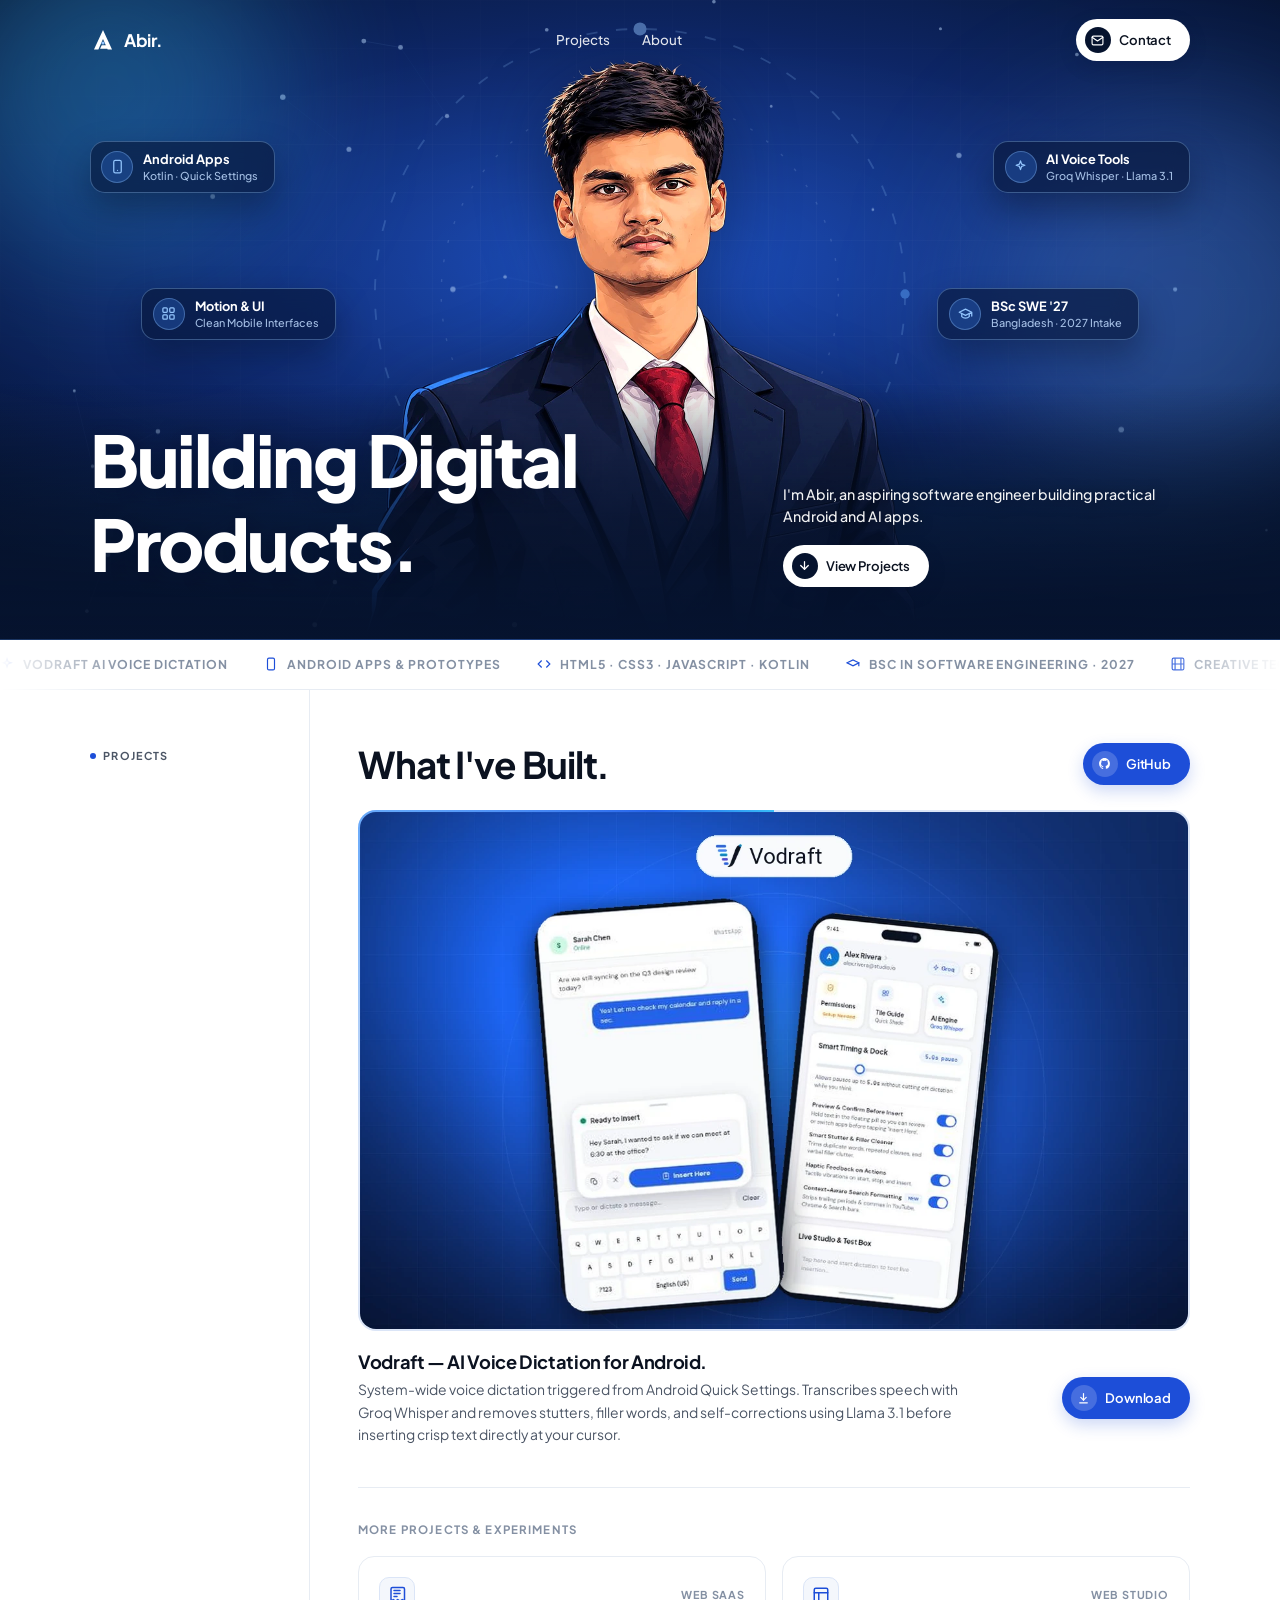
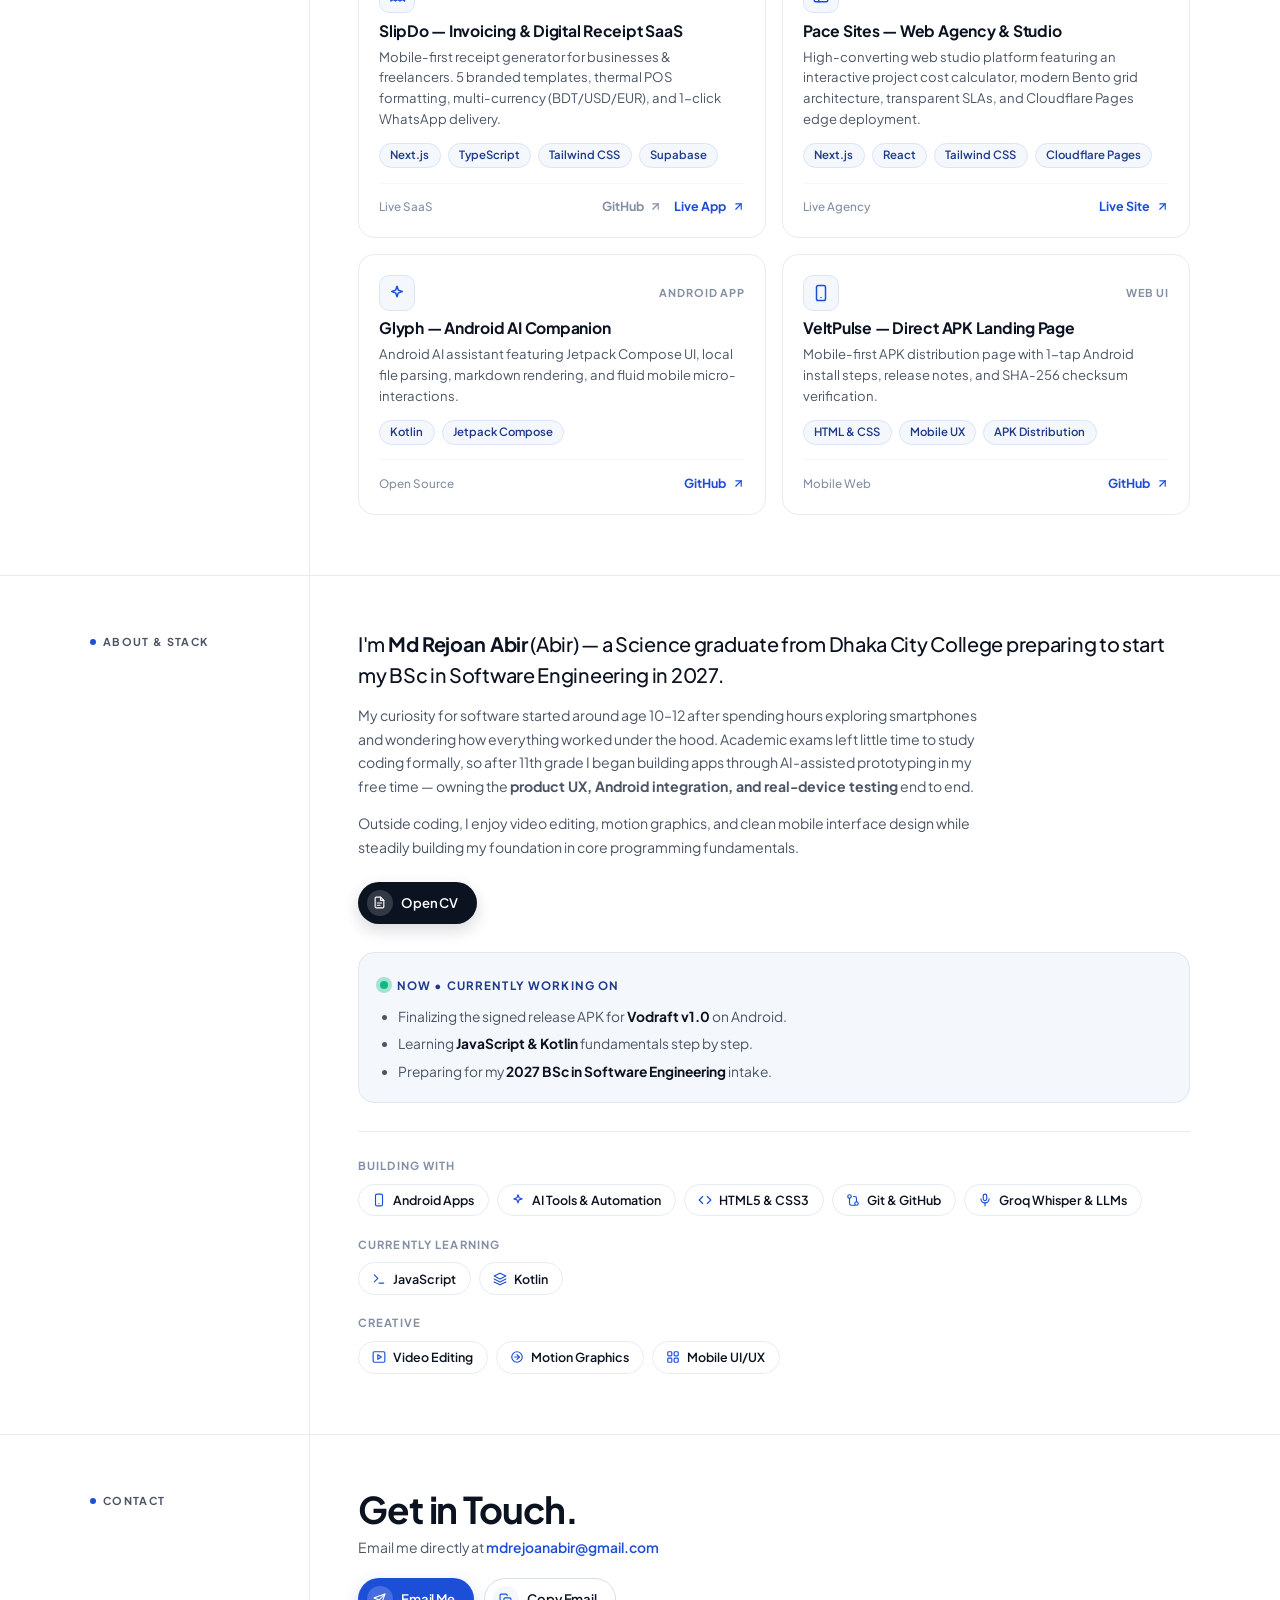
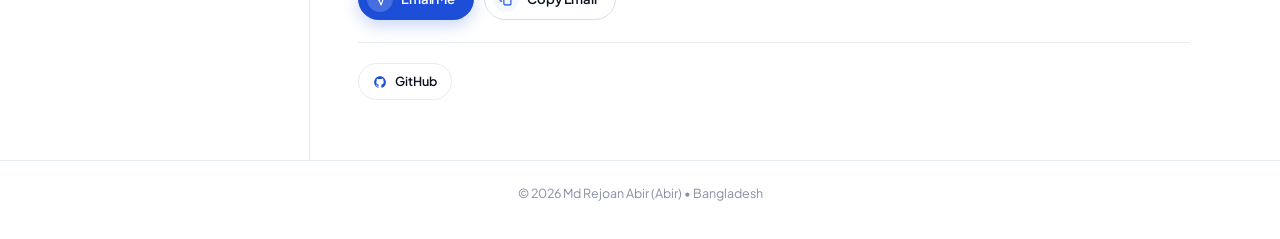
<file: index.html>
<!DOCTYPE html>
<html lang="en">
<head>
  <meta charset="UTF-8" />
  <meta name="viewport" content="width=device-width, initial-scale=1.0" />
  <title>Abir. — Md Rejoan Abir</title>
  <meta
    name="description"
    content="Portfolio of Md Rejoan Abir (Abir) — building practical Android and AI-powered apps ahead of his 2027 Software Engineering BSc."
  />
  <meta name="theme-color" content="#06132e" />
  <meta name="google-site-verification" content="jqQHMHIY5puN3zIj946zF54fzIzM_RDaLgf3MDq9uL4" />
  <link rel="canonical" href="https://rejoanabir.xyz/" />

  <meta property="og:type" content="website" />
  <meta property="og:url" content="https://rejoanabir.xyz/" />
  <meta property="og:site_name" content="Abir." />
  <meta property="og:title" content="Abir. — Md Rejoan Abir" />
  <meta
    property="og:description"
    content="I'm Abir, an aspiring software engineer building practical Android and AI apps."
  />
  <meta property="og:image" content="https://rejoanabir.xyz/assets/img/og-card.jpg" />
  <meta property="og:image:width" content="1200" />
  <meta property="og:image:height" content="630" />

  <meta name="twitter:card" content="summary_large_image" />
  <meta name="twitter:title" content="Abir. — Md Rejoan Abir" />
  <meta
    name="twitter:description"
    content="I'm Abir, an aspiring software engineer building practical Android and AI apps."
  />
  <meta name="twitter:image" content="https://rejoanabir.xyz/assets/img/og-card.jpg" />

  <link rel="icon" type="image/svg+xml" href="./assets/img/favicon.svg" />
  <link rel="preload" as="image" href="./assets/img/abir-cartoon.webp?v=4" type="image/webp" />
  <link rel="preconnect" href="https://fonts.googleapis.com" />
  <link rel="preconnect" href="https://fonts.gstatic.com" crossorigin />
  <link
    href="https://fonts.googleapis.com/css2?family=Plus+Jakarta+Sans:wght@400;500;600;700;800&display=swap"
    rel="stylesheet"
  />
  <link rel="stylesheet" href="./assets/css/styles.css?v=20" />
  <script type="application/ld+json">
  {
    "@context": "https://schema.org",
    "@graph": [
      {
        "@type": "WebSite",
        "@id": "https://rejoanabir.xyz/#website",
        "url": "https://rejoanabir.xyz/",
        "name": "Abir. — Md Rejoan Abir",
        "description": "Personal portfolio of Md Rejoan Abir (Abir), an aspiring software engineer building practical Android and AI apps."
      },
      {
        "@type": "Person",
        "@id": "https://rejoanabir.xyz/#person",
        "name": "Md Rejoan Abir",
        "alternateName": "Abir",
        "url": "https://rejoanabir.xyz/",
        "image": "https://rejoanabir.xyz/assets/img/og-card.jpg",
        "email": "mailto:mdrejoanabir@gmail.com",
        "jobTitle": "Aspiring Software Engineer & Android App Builder",
        "nationality": "Bangladeshi",
        "alumniOf": [
          {
            "@type": "EducationalOrganization",
            "name": "Dhaka City College"
          },
          {
            "@type": "EducationalOrganization",
            "name": "Shantinagar Adarsha High School"
          }
        ],
        "sameAs": [
          "https://github.com/rejoanabir"
        ],
        "knowsAbout": [
          "Android App Development",
          "AI Voice Dictation",
          "HTML5",
          "CSS3",
          "JavaScript",
          "Kotlin",
          "Mobile UI/UX",
          "Motion Graphics"
        ]
      },
      {
        "@type": "SoftwareApplication",
        "name": "Vodraft",
        "operatingSystem": "Android",
        "applicationCategory": "ProductivityApplication",
        "url": "https://rejoanabir.xyz/vodraft/",
        "description": "System-wide AI voice dictation for Android triggered from Quick Settings, powered by Groq Whisper and Llama 3.1.",
        "author": {
          "@id": "https://rejoanabir.xyz/#person"
        },
        "offers": {
          "@type": "Offer",
          "price": "0",
          "priceCurrency": "USD"
        }
      }
    ]
  }
  </script>
</head>
<body id="top">
  <div class="scroll-progress" data-scroll-progress aria-hidden="true"></div>
  <a href="#main-content" class="skip-link">Skip to main content</a>

  <!-- =====================================================================
       SECTION 1: HERO (SINGLE-ROW MOBILE NAV + VIGNETTE + VIEW PROJECTS CTA)
       ===================================================================== -->
  <header class="hero">
    <div class="hero-grid-bg" aria-hidden="true"></div>
    <canvas class="hero-canvas" data-hero-canvas aria-hidden="true"></canvas>
    <div class="hero-orb hero-orb--one" aria-hidden="true"></div>
    <div class="hero-orb hero-orb--two" aria-hidden="true"></div>
    <div class="hero-aurora" aria-hidden="true"></div>

    <!-- Dual Counter-Rotating Orbital Blueprint Rings -->
    <div class="hero-orbit-ring" data-hero-orbit aria-hidden="true">
      <svg class="orbit-svg" viewBox="0 0 300 300" fill="none">
        <circle cx="150" cy="150" r="142" stroke="rgba(147,197,253,0.45)" stroke-width="1" stroke-dasharray="6 10" />
        <circle cx="150" cy="8" r="3.5" fill="#93C5FD" />
        <circle cx="292" cy="150" r="2.5" fill="#60A5FA" />
      </svg>
      <svg class="orbit-svg--reverse" viewBox="0 0 300 300" fill="none">
        <circle cx="150" cy="150" r="140" stroke="rgba(191,219,254,0.35)" stroke-width="1" stroke-dasharray="2 12" />
        <circle cx="150" cy="290" r="3" fill="#38BDF8" />
      </svg>
    </div>

    <!-- Floating Glass Popups (Visible on BOTH Mobile & Desktop!) -->
    <div class="hero-float-chip hero-float-chip--1" aria-hidden="true">
      <span class="hero-chip__icon">
        <svg viewBox="0 0 24 24" fill="none" stroke="currentColor" stroke-width="2" stroke-linecap="round" stroke-linejoin="round">
          <rect x="6" y="2" width="12" height="20" rx="2.5" />
          <line x1="12" y1="18" x2="12.01" y2="18" />
        </svg>
      </span>
      <span class="hero-chip__text">
        <span class="hero-chip__title">Android Apps</span>
        <span class="hero-chip__sub">Kotlin · Quick Settings</span>
      </span>
    </div>

    <div class="hero-float-chip hero-float-chip--2" aria-hidden="true">
      <span class="hero-chip__icon">
        <svg viewBox="0 0 24 24" fill="none" stroke="currentColor" stroke-width="2" stroke-linecap="round" stroke-linejoin="round">
          <path d="M12 3l1.8 5.2L19 10l-5.2 1.8L12 17l-1.8-5.2L5 10l5.2-1.8L12 3z" />
        </svg>
      </span>
      <span class="hero-chip__text">
        <span class="hero-chip__title">AI Voice Tools</span>
        <span class="hero-chip__sub">Groq Whisper · Llama 3.1</span>
      </span>
    </div>

    <div class="hero-float-chip hero-float-chip--3" aria-hidden="true">
      <span class="hero-chip__icon">
        <svg viewBox="0 0 24 24" fill="none" stroke="currentColor" stroke-width="2" stroke-linecap="round" stroke-linejoin="round">
          <path d="M22 10v6M2 10l10-5 10 5-10 5z" />
          <path d="M6 12v5c3 3 9 3 12 0v-5" />
        </svg>
      </span>
      <span class="hero-chip__text">
        <span class="hero-chip__title">BSc SWE '27</span>
        <span class="hero-chip__sub">Bangladesh · 2027 Intake</span>
      </span>
    </div>

    <div class="hero-float-chip hero-float-chip--4" aria-hidden="true">
      <span class="hero-chip__icon">
        <svg viewBox="0 0 24 24" fill="none" stroke="currentColor" stroke-width="2" stroke-linecap="round" stroke-linejoin="round">
          <rect x="3" y="3" width="7" height="7" rx="1.5" />
          <rect x="14" y="3" width="7" height="7" rx="1.5" />
          <rect x="14" y="14" width="7" height="7" rx="1.5" />
          <rect x="3" y="14" width="7" height="7" rx="1.5" />
        </svg>
      </span>
      <span class="hero-chip__text">
        <span class="hero-chip__title">Motion &amp; UI</span>
        <span class="hero-chip__sub">Clean Mobile Interfaces</span>
      </span>
    </div>

    <!-- Single-Row Top Navbar -->
    <div class="hero-nav">
      <div class="container hero-nav-inner">
        <a href="#top" class="brand-mark" aria-label="Abir Home">
          <svg class="brand-logo" width="26" height="26" viewBox="0 0 36 36" fill="none" aria-hidden="true">
            <path
              d="M18 4L5.5 31H11.6L18 16.5L21.9 25.4H16.2L14 30.2H24L24.4 31H30.5L18 4Z"
              fill="currentColor"
            />
            <circle cx="18" cy="22.2" r="2.2" fill="#93C5FD" />
          </svg>
          <span>Abir.</span>
        </a>

        <nav aria-label="Primary Navigation">
          <ul class="nav-links">
            <li><a href="#projects">Projects</a></li>
            <li><a href="#about">About</a></li>
          </ul>
        </nav>

        <a href="#contact" class="pill pill--white">
          <span class="pill__icon" aria-hidden="true">
            <svg viewBox="0 0 24 24" fill="none" stroke="currentColor" stroke-width="2.1" stroke-linecap="round" stroke-linejoin="round">
              <rect x="2" y="4" width="20" height="16" rx="2.5" />
              <path d="M22 6l-10 7L2 6" />
            </svg>
          </span>
          <span>Contact</span>
        </a>
      </div>
    </div>

    <div class="hero-stage">
      <div class="hero-portrait-wrap">
        <img
          src="./assets/img/abir-cartoon.webp?v=4"
          alt="Illustrated editorial portrait of Abir (Md Rejoan Abir)"
          width="1200"
          height="1200"
          fetchpriority="high"
          decoding="async"
          class="hero-portrait-img"
        />
      </div>

      <div class="hero-content">
        <div class="container hero-bottom-grid">
          <h1 class="hero-title">
            <span class="kinetic-line"><span>Building Digital</span></span>
            <span class="kinetic-line kinetic-line--2"><span>Products.</span></span>
          </h1>

          <div class="hero-right-col">
            <p class="hero-caption">
              I'm Abir, an aspiring software engineer building practical Android and AI apps.
            </p>
            <a href="#projects" class="pill pill--white">
              <span class="pill__icon" aria-hidden="true">
                <!-- Crisp Down-Arrow SVG Icon -->
                <svg viewBox="0 0 24 24" fill="none" stroke="currentColor" stroke-width="2.3" stroke-linecap="round" stroke-linejoin="round">
                  <path d="M12 5v14" />
                  <path d="M19 12l-7 7-7-7" />
                </svg>
              </span>
              <span>View Projects</span>
            </a>
          </div>
        </div>
      </div>
    </div>
  </header>

  <!-- Faded-Edge Infinite Kinetic Marquee Ribbon -->
  <div class="marquee-strip" aria-hidden="true">
    <div class="marquee-track">
      <span class="marquee-item">
        <svg viewBox="0 0 24 24" fill="none" stroke="currentColor" stroke-width="2"><path d="M12 3l1.8 5.2L19 10l-5.2 1.8L12 17l-1.8-5.2L5 10l5.2-1.8L12 3z"/></svg>
        Vodraft AI Voice Dictation
      </span>
      <span class="marquee-item">
        <svg viewBox="0 0 24 24" fill="none" stroke="currentColor" stroke-width="2"><rect x="6" y="2" width="12" height="20" rx="2.5"/></svg>
        Android Apps &amp; Prototypes
      </span>
      <span class="marquee-item">
        <svg viewBox="0 0 24 24" fill="none" stroke="currentColor" stroke-width="2"><polyline points="16 18 22 12 16 6"/><polyline points="8 6 2 12 8 18"/></svg>
        HTML5 · CSS3 · JavaScript · Kotlin
      </span>
      <span class="marquee-item">
        <svg viewBox="0 0 24 24" fill="none" stroke="currentColor" stroke-width="2"><path d="M22 10v6M2 10l10-5 10 5-10 5z"/></svg>
        BSc in Software Engineering · 2027
      </span>
      <span class="marquee-item">
        <svg viewBox="0 0 24 24" fill="none" stroke="currentColor" stroke-width="2"><rect x="2" y="2" width="20" height="20" rx="2.5"/><path d="M7 2v20M17 2v20M2 12h20"/></svg>
        Creative Tech &amp; Motion Graphics
      </span>
      <!-- Duplicate for seamless loop -->
      <span class="marquee-item">
        <svg viewBox="0 0 24 24" fill="none" stroke="currentColor" stroke-width="2"><path d="M12 3l1.8 5.2L19 10l-5.2 1.8L12 17l-1.8-5.2L5 10l5.2-1.8L12 3z"/></svg>
        Vodraft AI Voice Dictation
      </span>
      <span class="marquee-item">
        <svg viewBox="0 0 24 24" fill="none" stroke="currentColor" stroke-width="2"><rect x="6" y="2" width="12" height="20" rx="2.5"/></svg>
        Android Apps &amp; Prototypes
      </span>
      <span class="marquee-item">
        <svg viewBox="0 0 24 24" fill="none" stroke="currentColor" stroke-width="2"><polyline points="16 18 22 12 16 6"/><polyline points="8 6 2 12 8 18"/></svg>
        HTML5 · CSS3 · JavaScript · Kotlin
      </span>
      <span class="marquee-item">
        <svg viewBox="0 0 24 24" fill="none" stroke="currentColor" stroke-width="2"><path d="M22 10v6M2 10l10-5 10 5-10 5z"/></svg>
        BSc in Software Engineering · 2027
      </span>
      <span class="marquee-item">
        <svg viewBox="0 0 24 24" fill="none" stroke="currentColor" stroke-width="2"><rect x="2" y="2" width="20" height="20" rx="2.5"/><path d="M7 2v20M17 2v20M2 12h20"/></svg>
        Creative Tech &amp; Motion Graphics
      </span>
    </div>
  </div>

  <main id="main-content" class="swiss-main">
    <!-- ===================================================================
         SECTION 2: PROJECTS (MOBILE-OPTIMIZED VODRAFT + HTML STATS + RANGE)
         =================================================================== -->
    <section id="projects" class="swiss-row">
      <div class="container swiss-grid">
        <aside class="swiss-rail">
          <span class="rail-tag">Projects</span>
        </aside>

        <div class="swiss-stage">
          <div class="stage-head">
            <h2 class="stage-title">What I've Built.</h2>
            <a
              href="https://github.com/rejoanabir"
              target="_blank"
              rel="noopener noreferrer"
              class="pill pill--accent"
            >
              <span class="pill__icon" aria-hidden="true">
                <svg viewBox="0 0 24 24" fill="currentColor">
                  <path d="M12 2C6.48 2 2 6.58 2 12.26c0 4.54 2.87 8.39 6.84 9.75.5.09.68-.22.68-.49 0-.24-.01-.88-.01-1.72-2.78.62-3.37-1.37-3.37-1.37-.45-1.18-1.11-1.49-1.11-1.49-.91-.64.07-.63.07-.63 1 .07 1.53 1.06 1.53 1.06.9 1.57 2.36 1.12 2.94.86.09-.67.35-1.12.63-1.38-2.22-.26-4.55-1.14-4.55-5.08 0-1.12.39-2.04 1.03-2.76-.1-.26-.45-1.3.1-2.72 0 0 .84-.28 2.75 1.05A9.3 9.3 0 0 1 12 6.84c.85 0 1.71.12 2.51.35 1.91-1.33 2.75-1.05 2.75-1.05.55 1.42.2 2.46.1 2.72.64.72 1.03 1.64 1.03 2.76 0 3.95-2.34 4.82-4.57 5.07.36.32.68.94.68 1.9 0 1.37-.01 2.48-.01 2.82 0 .27.18.59.69.49A10.26 10.26 0 0 0 22 12.26C22 6.58 17.52 2 12 2z" />
                </svg>
              </span>
              <span>GitHub</span>
            </a>
          </div>

          <!-- Flagship Project: Vodraft (Identical Clean Image Across Desktop & Phone + Download Only!) -->
          <article class="showcase-card motion-reveal">
            <div class="showcase-beam-shell">
              <a href="./vodraft/" class="showcase-banner" aria-label="Open Vodraft download page">
                <img
                  src="./assets/img/vodraft-showcase.webp?v=4"
                  alt="Vodraft — Official Logo and Android App Screens"
                  width="1280"
                  height="800"
                  loading="lazy"
                  decoding="async"
                  class="vodraft-hero-img"
                />
              </a>
            </div>

            <div class="showcase-meta">
              <div>
                <h3 class="showcase-title">
                  <a href="./vodraft/" class="showcase-title-link">Vodraft — AI Voice Dictation for Android.</a>
                </h3>
                <p class="showcase-desc">
                  System-wide voice dictation triggered from Android Quick Settings. Transcribes speech with
                  Groq Whisper and removes stutters, filler words, and self-corrections using Llama 3.1
                  before inserting crisp text directly at your cursor.
                </p>
              </div>

              <div class="project-ctas">
                <a href="./vodraft/#download" class="pill pill--accent pill--shimmer">
                  <span class="pill__icon" aria-hidden="true">
                    <svg viewBox="0 0 24 24" fill="none" stroke="currentColor" stroke-width="2.2" stroke-linecap="round" stroke-linejoin="round">
                      <path d="M12 3v12" />
                      <path d="M7 10l5 5 5-5" />
                      <path d="M5 20h14" />
                    </svg>
                  </span>
                  <span>Download</span>
                </a>
              </div>
            </div>
          </article>

          <!-- More Real Projects & UI Experiments (Consistent Dedicated Footer Row!) -->
          <p class="more-projects-head">More Projects &amp; Experiments</p>

          <div class="subprojects-grid motion-reveal">
            <!-- Project 1: SlipDo -->
            <article class="subproject-card">
              <div>
                <div class="subproject-top">
                  <span class="subproject-icon" aria-hidden="true">
                    <svg viewBox="0 0 24 24" fill="none" stroke="currentColor" stroke-width="2" stroke-linecap="round" stroke-linejoin="round">
                      <path d="M14 2H6a2 2 0 0 0-2 2v16l3-2 3 2 3-2 3 2 3-2 3 2V4a2 2 0 0 0-2-2z" />
                      <line x1="8" y1="6" x2="16" y2="6" />
                      <line x1="8" y1="10" x2="16" y2="10" />
                      <line x1="8" y1="14" x2="12" y2="14" />
                    </svg>
                  </span>
                  <span class="subproject-kind">Web SaaS</span>
                </div>
                <h3 class="subproject-title">SlipDo — Invoicing &amp; Digital Receipt SaaS</h3>
                <p class="subproject-desc">
                  Mobile-first receipt generator for businesses &amp; freelancers. 5 branded templates,
                  thermal POS formatting, multi-currency (BDT/USD/EUR), and 1-click WhatsApp delivery.
                </p>
                <div class="subproject-tags">
                  <span class="stack-pill">Next.js</span>
                  <span class="stack-pill">TypeScript</span>
                  <span class="stack-pill">Tailwind CSS</span>
                  <span class="stack-pill">Supabase</span>
                </div>
              </div>

              <div class="subproject-foot">
                <span class="subproject-meta">Live SaaS</span>
                <div style="display:inline-flex; align-items:center; gap:0.75rem;">
                  <a href="https://github.com/rejoanabir/slipdo" target="_blank" rel="noopener noreferrer" class="subproject-link" style="color:var(--ink-muted);" title="SlipDo GitHub Repository">
                    <span>GitHub</span>
                    <svg viewBox="0 0 24 24" fill="none" stroke="currentColor" stroke-width="2.2" stroke-linecap="round" stroke-linejoin="round">
                      <path d="M7 17L17 7" />
                      <path d="M7 7h10v10" />
                    </svg>
                  </a>
                  <a href="https://slipdo.vercel.app" target="_blank" rel="noopener noreferrer" class="subproject-link">
                    <span>Live App</span>
                    <svg viewBox="0 0 24 24" fill="none" stroke="currentColor" stroke-width="2.2" stroke-linecap="round" stroke-linejoin="round">
                      <path d="M7 17L17 7" />
                      <path d="M7 7h10v10" />
                    </svg>
                  </a>
                </div>
              </div>
            </article>

            <!-- Project 2: Pace Sites -->
            <article class="subproject-card">
              <div>
                <div class="subproject-top">
                  <span class="subproject-icon" aria-hidden="true">
                    <svg viewBox="0 0 24 24" fill="none" stroke="currentColor" stroke-width="2" stroke-linecap="round" stroke-linejoin="round">
                      <rect x="3" y="3" width="18" height="18" rx="2" ry="2"/>
                      <line x1="3" y1="9" x2="21" y2="9"/>
                      <line x1="9" y1="21" x2="9" y2="9"/>
                    </svg>
                  </span>
                  <span class="subproject-kind">Web Studio</span>
                </div>
                <h3 class="subproject-title">Pace Sites — Web Agency &amp; Studio</h3>
                <p class="subproject-desc">
                  High-converting web studio platform featuring an interactive project cost calculator,
                  modern Bento grid architecture, transparent SLAs, and Cloudflare Pages edge deployment.
                </p>
                <div class="subproject-tags">
                  <span class="stack-pill">Next.js</span>
                  <span class="stack-pill">React</span>
                  <span class="stack-pill">Tailwind CSS</span>
                  <span class="stack-pill">Cloudflare Pages</span>
                </div>
              </div>

              <div class="subproject-foot">
                <span class="subproject-meta">Live Agency</span>
                <a href="https://pacesites.pages.dev" target="_blank" rel="noopener noreferrer" class="subproject-link">
                  <span>Live Site</span>
                  <svg viewBox="0 0 24 24" fill="none" stroke="currentColor" stroke-width="2.2" stroke-linecap="round" stroke-linejoin="round">
                    <path d="M7 17L17 7" />
                    <path d="M7 7h10v10" />
                  </svg>
                </a>
              </div>
            </article>

            <!-- Project 3: Glyph -->
            <article class="subproject-card">
              <div>
                <div class="subproject-top">
                  <span class="subproject-icon" aria-hidden="true">
                    <svg viewBox="0 0 24 24" fill="none" stroke="currentColor" stroke-width="2" stroke-linecap="round" stroke-linejoin="round">
                      <path d="M12 3l1.8 5.2L19 10l-5.2 1.8L12 17l-1.8-5.2L5 10l5.2-1.8L12 3z" />
                    </svg>
                  </span>
                  <span class="subproject-kind">Android App</span>
                </div>
                <h3 class="subproject-title">Glyph — Android AI Companion</h3>
                <p class="subproject-desc">
                  Android AI assistant featuring Jetpack Compose UI, local file parsing,
                  markdown rendering, and fluid mobile micro-interactions.
                </p>
                <div class="subproject-tags">
                  <span class="stack-pill">Kotlin</span>
                  <span class="stack-pill">Jetpack Compose</span>
                </div>
              </div>

              <div class="subproject-foot">
                <span class="subproject-meta">Open Source</span>
                <a href="https://github.com/rejoanabir/glyph" target="_blank" rel="noopener noreferrer" class="subproject-link">
                  <span>GitHub</span>
                  <svg viewBox="0 0 24 24" fill="none" stroke="currentColor" stroke-width="2.2" stroke-linecap="round" stroke-linejoin="round">
                    <path d="M7 17L17 7" />
                    <path d="M7 7h10v10" />
                  </svg>
                </a>
              </div>
            </article>

            <!-- Project 4: VeltPulse -->
            <article class="subproject-card">
              <div>
                <div class="subproject-top">
                  <span class="subproject-icon" aria-hidden="true">
                    <svg viewBox="0 0 24 24" fill="none" stroke="currentColor" stroke-width="2" stroke-linecap="round" stroke-linejoin="round">
                      <rect x="6" y="2" width="12" height="20" rx="2.5" />
                      <line x1="12" y1="18" x2="12.01" y2="18" />
                    </svg>
                  </span>
                  <span class="subproject-kind">Web UI</span>
                </div>
                <h3 class="subproject-title">VeltPulse — Direct APK Landing Page</h3>
                <p class="subproject-desc">
                  Mobile-first APK distribution page with 1-tap Android install steps,
                  release notes, and SHA-256 checksum verification.
                </p>
                <div class="subproject-tags">
                  <span class="stack-pill">HTML &amp; CSS</span>
                  <span class="stack-pill">Mobile UX</span>
                  <span class="stack-pill">APK Distribution</span>
                </div>
              </div>

              <div class="subproject-foot">
                <span class="subproject-meta">Mobile Web</span>
                <a href="https://github.com/rejoanabir/VeltPulse" target="_blank" rel="noopener noreferrer" class="subproject-link">
                  <span>GitHub</span>
                  <svg viewBox="0 0 24 24" fill="none" stroke="currentColor" stroke-width="2.2" stroke-linecap="round" stroke-linejoin="round">
                    <path d="M7 17L17 7" />
                    <path d="M7 7h10v10" />
                  </svg>
                </a>
              </div>
            </article>
          </div>
        </div>
      </div>
    </section>

    <!-- ===================================================================
         SECTION 3: ABOUT, "NOW" CARD & 3-ROW GROUPED SKILLS
         =================================================================== -->
    <section id="about" class="swiss-row">
      <div class="container swiss-grid">
        <aside class="swiss-rail">
          <span class="rail-tag">About &amp; Stack</span>
        </aside>

        <div class="swiss-stage motion-reveal">
          <p class="about-lead">
            I'm <strong>Md Rejoan Abir</strong> (Abir) — a Science graduate from Dhaka City College
            preparing to start my BSc in Software Engineering in 2027.
          </p>
          <p class="about-body">
            My curiosity for software started around age 10–12 after spending hours exploring
            smartphones and wondering how everything worked under the hood. Academic exams left
            little time to study coding formally, so after 11th grade I began building apps through
            AI-assisted prototyping in my free time — owning the <strong>product UX, Android
            integration, and real-device testing</strong> end to end.
          </p>
          <p class="about-body">
            Outside coding, I enjoy video editing, motion graphics, and clean mobile interface
            design while steadily building my foundation in core programming fundamentals.
          </p>

          <div class="about-actions">
            <a
              href="./resume.html"
              target="_blank"
              rel="noopener noreferrer"
              class="pill pill--dark"
            >
              <span class="pill__icon" aria-hidden="true">
                <svg viewBox="0 0 24 24" fill="none" stroke="currentColor" stroke-width="2.1" stroke-linecap="round" stroke-linejoin="round">
                  <path d="M14 2H6a2 2 0 0 0-2 2v16a2 2 0 0 0 2 2h12a2 2 0 0 0 2-2V8z" />
                  <polyline points="14 2 14 8 20 8" />
                  <line x1="8" y1="13" x2="16" y2="13" />
                  <line x1="8" y1="17" x2="13" y2="17" />
                </svg>
              </span>
              <span>Open CV</span>
            </a>
          </div>

          <div class="now-card">
            <p class="now-card__head">
              <span class="live-pulse" aria-hidden="true"></span>
              <span>Now &bull; Currently Working On</span>
            </p>
            <ul class="now-list">
              <li>Finalizing the signed release APK for <strong>Vodraft v1.0</strong> on Android.</li>
              <li>Learning <strong>JavaScript &amp; Kotlin</strong> fundamentals step by step.</li>
              <li>Preparing for my <strong>2027 BSc in Software Engineering</strong> intake.</li>
            </ul>
          </div>

          <!-- Grouped 3-Row Skills for Instant Scanning -->
          <div class="stack-wrap stagger-group">
            <div class="skill-group">
              <p class="stack-label">Building With</p>
              <div class="tools-strip">
                <span class="tool-badge">
                  <svg viewBox="0 0 24 24" fill="none" stroke="currentColor" stroke-width="2" stroke-linecap="round" stroke-linejoin="round"><rect x="6" y="2" width="12" height="20" rx="2.5"/><line x1="12" y1="18" x2="12.01" y2="18"/></svg>
                  Android Apps
                </span>
                <span class="tool-badge">
                  <svg viewBox="0 0 24 24" fill="none" stroke="currentColor" stroke-width="2" stroke-linecap="round" stroke-linejoin="round"><path d="M12 3l1.8 5.2L19 10l-5.2 1.8L12 17l-1.8-5.2L5 10l5.2-1.8L12 3z"/></svg>
                  AI Tools &amp; Automation
                </span>
                <span class="tool-badge">
                  <svg viewBox="0 0 24 24" fill="none" stroke="currentColor" stroke-width="2" stroke-linecap="round" stroke-linejoin="round"><polyline points="16 18 22 12 16 6"/><polyline points="8 6 2 12 8 18"/></svg>
                  HTML5 &amp; CSS3
                </span>
                <span class="tool-badge">
                  <svg viewBox="0 0 24 24" fill="none" stroke="currentColor" stroke-width="2" stroke-linecap="round" stroke-linejoin="round"><circle cx="6" cy="6" r="3"/><circle cx="18" cy="18" r="3"/><path d="M6 9v9a3 3 0 0 0 3 3h6"/><path d="M18 15V9a3 3 0 0 0-3-3h-2"/></svg>
                  Git &amp; GitHub
                </span>
                <span class="tool-badge">
                  <svg viewBox="0 0 24 24" fill="none" stroke="currentColor" stroke-width="2" stroke-linecap="round" stroke-linejoin="round"><rect x="9" y="2" width="6" height="11" rx="3"/><path d="M5 10a7 7 0 0 0 14 0"/><line x1="12" y1="17" x2="12" y2="22"/></svg>
                  Groq Whisper &amp; LLMs
                </span>
              </div>
            </div>

            <div class="skill-group">
              <p class="stack-label">Currently Learning</p>
              <div class="tools-strip">
                <span class="tool-badge">
                  <svg viewBox="0 0 24 24" fill="none" stroke="currentColor" stroke-width="2" stroke-linecap="round" stroke-linejoin="round"><polyline points="4 17 10 11 4 5"/><line x1="12" y1="19" x2="20" y2="19"/></svg>
                  JavaScript
                </span>
                <span class="tool-badge">
                  <svg viewBox="0 0 24 24" fill="none" stroke="currentColor" stroke-width="2" stroke-linecap="round" stroke-linejoin="round"><polygon points="12 2 2 7 12 12 22 7 12 2"/><polyline points="2 17 12 22 22 17"/><polyline points="2 12 12 17 22 12"/></svg>
                  Kotlin
                </span>
              </div>
            </div>

            <div class="skill-group">
              <p class="stack-label">Creative</p>
              <div class="tools-strip">
                <span class="tool-badge">
                  <svg viewBox="0 0 24 24" fill="none" stroke="currentColor" stroke-width="2" stroke-linecap="round" stroke-linejoin="round"><rect x="2" y="3" width="20" height="18" rx="2"/><polygon points="10 8 16 12 10 16 10 8"/></svg>
                  Video Editing
                </span>
                <span class="tool-badge">
                  <svg viewBox="0 0 24 24" fill="none" stroke="currentColor" stroke-width="2" stroke-linecap="round" stroke-linejoin="round"><circle cx="12" cy="12" r="9"/><path d="M8 12h8"/><path d="M12 8l4 4-4 4"/></svg>
                  Motion Graphics
                </span>
                <span class="tool-badge">
                  <svg viewBox="0 0 24 24" fill="none" stroke="currentColor" stroke-width="2" stroke-linecap="round" stroke-linejoin="round"><rect x="3" y="3" width="7" height="7" rx="1.5"/><rect x="14" y="3" width="7" height="7" rx="1.5"/><rect x="14" y="14" width="7" height="7" rx="1.5"/><rect x="3" y="14" width="7" height="7" rx="1.5"/></svg>
                  Mobile UI/UX
                </span>
              </div>
            </div>
          </div>
        </div>
      </div>
    </section>

    <!-- ===================================================================
         SECTION 4: CONTACT (FIRST-PERSON + ONE-TAP COPY EMAIL + ICON LINKS)
         =================================================================== -->
    <section id="contact" class="swiss-row">
      <div class="container swiss-grid">
        <aside class="swiss-rail">
          <span class="rail-tag">Contact</span>
        </aside>

        <div class="swiss-stage motion-reveal">
          <div class="contact-bar">
            <div>
              <h2 class="stage-title">Get in Touch.</h2>
              <p class="showcase-desc" style="margin-top:0.4rem;">
                Email me directly at
                <a href="mailto:mdrejoanabir@gmail.com" class="contact-email-link">mdrejoanabir@gmail.com</a>
              </p>
            </div>

            <div class="contact-actions">
              <a href="mailto:mdrejoanabir@gmail.com" class="pill pill--accent pill--shimmer">
                <span class="pill__icon" aria-hidden="true">
                  <svg viewBox="0 0 24 24" fill="none" stroke="currentColor" stroke-width="2.1" stroke-linecap="round" stroke-linejoin="round">
                    <line x1="22" y1="2" x2="11" y2="13" />
                    <polygon points="22 2 15 22 11 13 2 9 22 2" />
                  </svg>
                </span>
                <span>Email Me</span>
              </a>

              <button
                type="button"
                class="pill pill--outline"
                data-copy-email="mdrejoanabir@gmail.com"
                aria-label="Copy mdrejoanabir@gmail.com to clipboard"
              >
                <span class="pill__icon" aria-hidden="true">
                  <svg viewBox="0 0 24 24" fill="none" stroke="currentColor" stroke-width="2.1" stroke-linecap="round" stroke-linejoin="round">
                    <rect x="9" y="9" width="13" height="13" rx="2" />
                    <path d="M5 15H4a2 2 0 0 1-2-2V4a2 2 0 0 1 2-2h9a2 2 0 0 1 2 2v1" />
                  </svg>
                </span>
                <span data-copy-text>Copy Email</span>
              </button>
            </div>
          </div>

          <!-- Active Profile Link -->
          <div class="contact-socials" aria-label="Profile links">
            <a href="https://github.com/rejoanabir" target="_blank" rel="noopener noreferrer" class="social-pill">
              <svg viewBox="0 0 24 24" fill="currentColor" aria-hidden="true"><path d="M12 2C6.48 2 2 6.58 2 12.26c0 4.54 2.87 8.39 6.84 9.75.5.09.68-.22.68-.49 0-.24-.01-.88-.01-1.72-2.78.62-3.37-1.37-3.37-1.37-.45-1.18-1.11-1.49-1.11-1.49-.91-.64.07-.63.07-.63 1 .07 1.53 1.06 1.53 1.06.9 1.57 2.36 1.12 2.94.86.09-.67.35-1.12.63-1.38-2.22-.26-4.55-1.14-4.55-5.08 0-1.12.39-2.04 1.03-2.76-.1-.26-.45-1.3.1-2.72 0 0 .84-.28 2.75 1.05A9.3 9.3 0 0 1 12 6.84c.85 0 1.71.12 2.51.35 1.91-1.33 2.75-1.05 2.75-1.05.55 1.42.2 2.46.1 2.72.64.72 1.03 1.64 1.03 2.76 0 3.95-2.34 4.82-4.57 5.07.36.32.68.94.68 1.9 0 1.37-.01 2.48-.01 2.82 0 .27.18.59.69.49A10.26 10.26 0 0 0 22 12.26C22 6.58 17.52 2 12 2z"/></svg>
              <span>GitHub</span>
            </a>
          </div>
        </div>
      </div>
    </section>
  </main>

  <footer class="footer-bottom">
    <div class="container footer-bottom-inner">
      <span>&copy; 2026 Md Rejoan Abir (Abir) &bull; Bangladesh</span>
    </div>
  </footer>

  <script src="./assets/js/motion.js?v=18" defer></script>
</body>
</html>
</file>
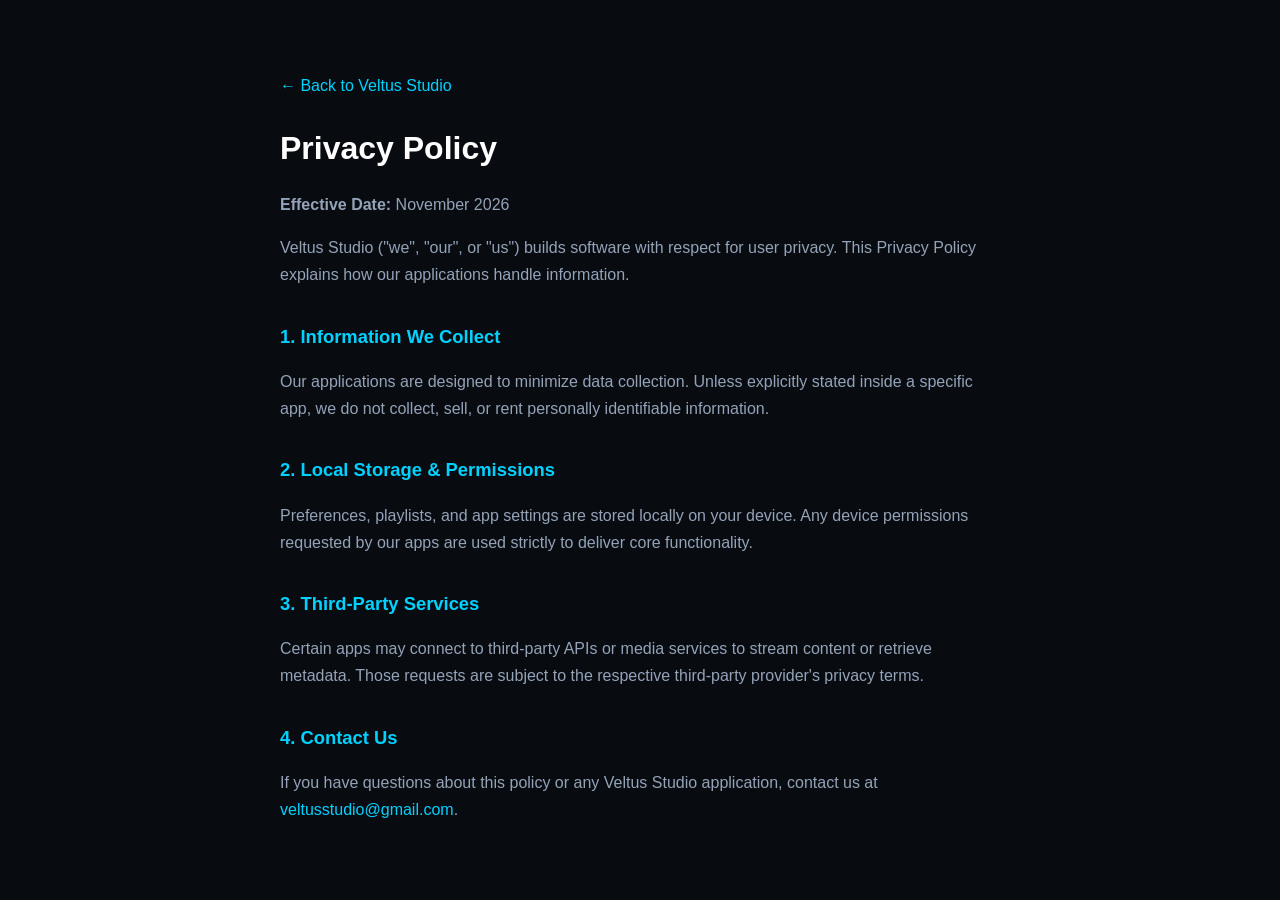
<file: privacy.html>
<!DOCTYPE html>
<html lang="en">
<head>
  <meta charset="UTF-8" />
  <meta name="viewport" content="width=device-width, initial-scale=1.0" />
  <title>Privacy Policy — Veltus Studio</title>
  <style>
    body {
      font-family: -apple-system, BlinkMacSystemFont, "Segoe UI", Roboto, sans-serif;
      background: #080b10;
      color: #e2e8f0;
      line-height: 1.7;
      max-width: 720px;
      margin: 0 auto;
      padding: 3.5rem 1.5rem;
    }
    h1, h2 { color: #ffffff; margin-bottom: 0.6rem; }
    h2 { margin-top: 2rem; font-size: 1.15rem; color: #00d2ff; }
    p { color: #94a3b8; margin-bottom: 1rem; }
    a { color: #00d2ff; text-decoration: none; }
  </style>
</head>
<body>
  <p><a href="index.html">← Back to Veltus Studio</a></p>
  <h1>Privacy Policy</h1>
  <p><strong>Effective Date:</strong> November 2026</p>
  <p>Veltus Studio ("we", "our", or "us") builds software with respect for user privacy. This Privacy Policy explains how our applications handle information.</p>

  <h2>1. Information We Collect</h2>
  <p>Our applications are designed to minimize data collection. Unless explicitly stated inside a specific app, we do not collect, sell, or rent personally identifiable information.</p>

  <h2>2. Local Storage & Permissions</h2>
  <p>Preferences, playlists, and app settings are stored locally on your device. Any device permissions requested by our apps are used strictly to deliver core functionality.</p>

  <h2>3. Third-Party Services</h2>
  <p>Certain apps may connect to third-party APIs or media services to stream content or retrieve metadata. Those requests are subject to the respective third-party provider's privacy terms.</p>

  <h2>4. Contact Us</h2>
  <p>If you have questions about this policy or any Veltus Studio application, contact us at <a href="mailto:veltusstudio@gmail.com">veltusstudio@gmail.com</a>.</p>
</body>
</html>
</file>
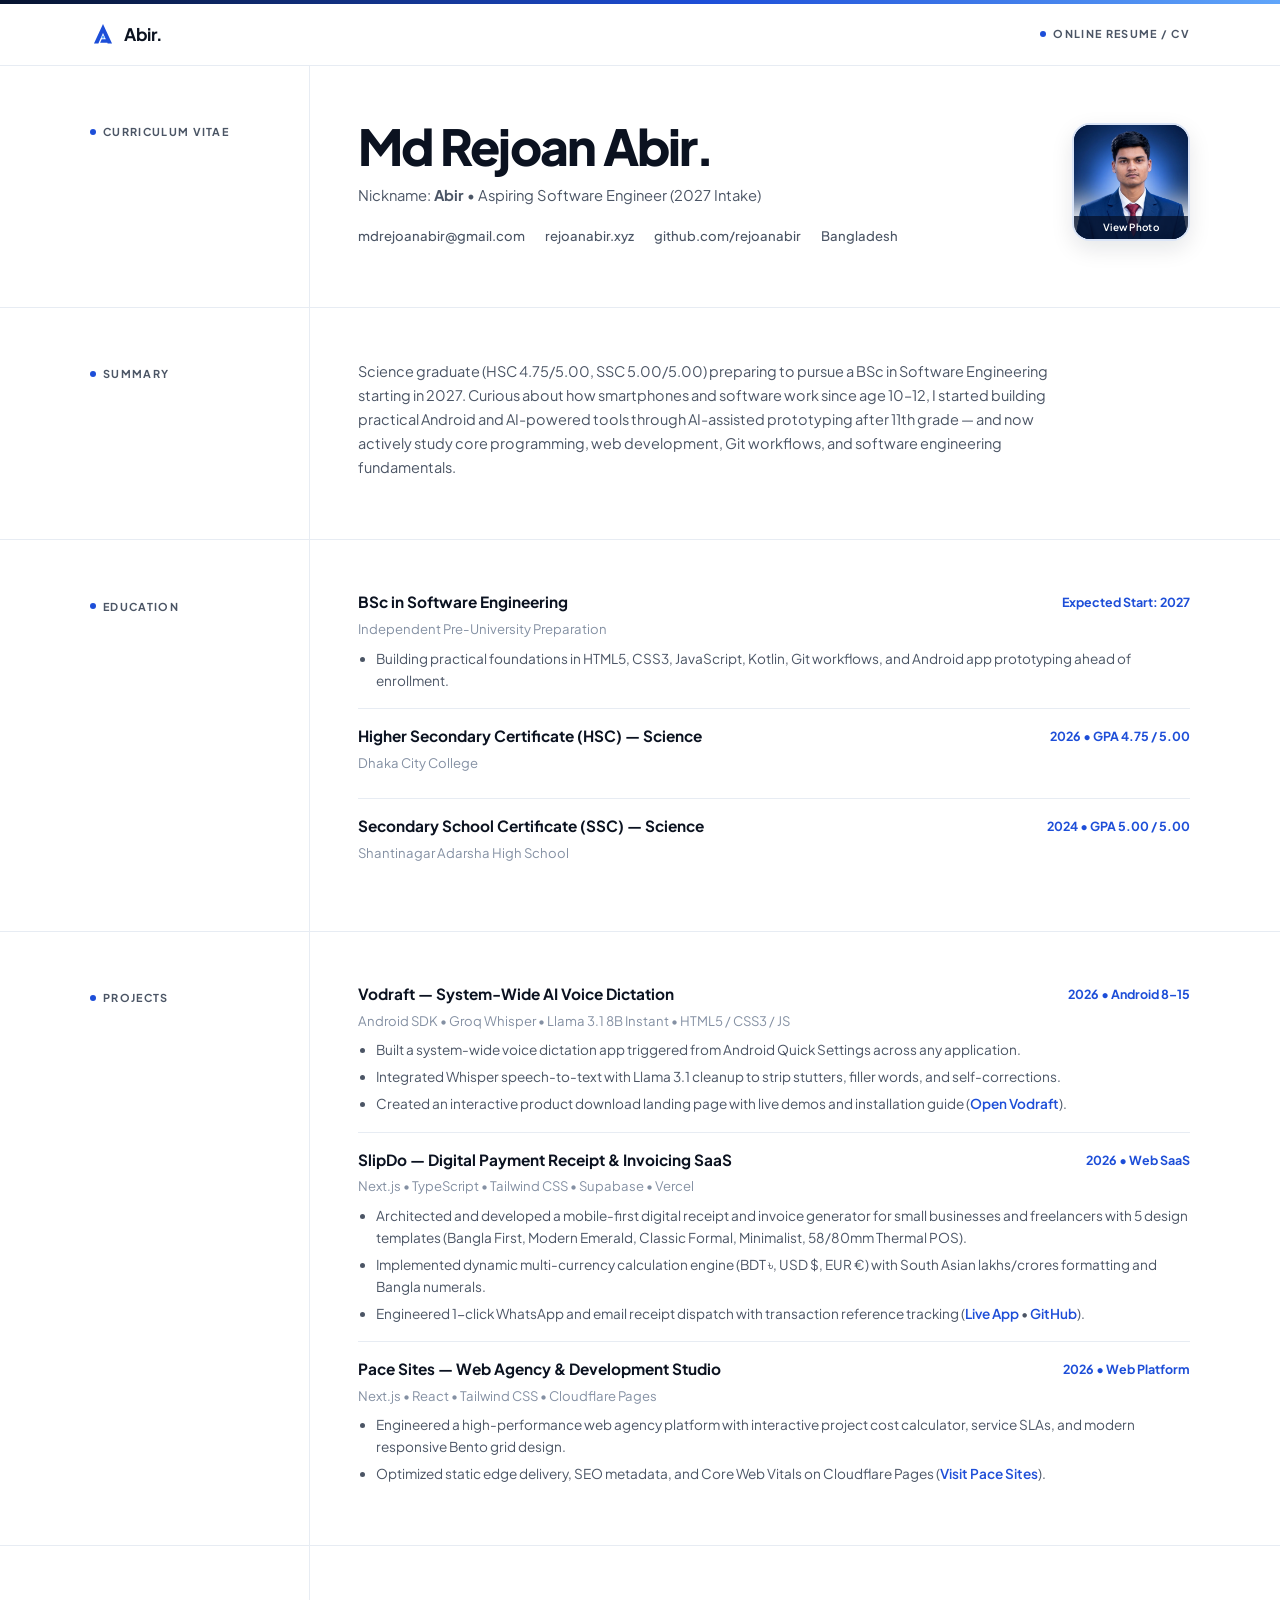
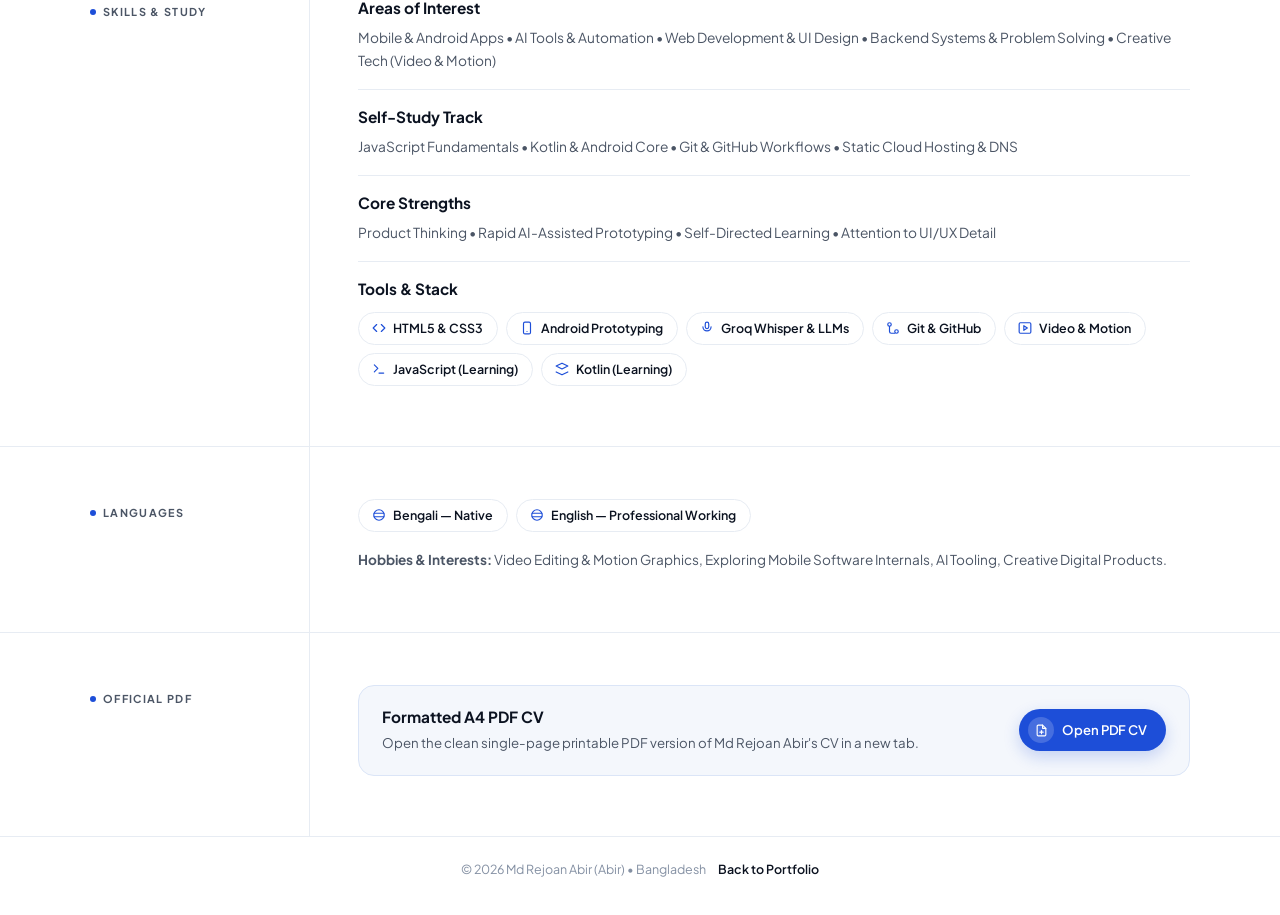
<file: resume.html>
<!DOCTYPE html>
<html lang="en">
<head>
  <meta charset="UTF-8" />
  <meta name="viewport" content="width=device-width, initial-scale=1.0" />
  <title>Md Rejoan Abir (Abir) — Online CV</title>
  <meta
    name="description"
    content="Online Resume / CV of Md Rejoan Abir (Abir) — Aspiring Software Engineer (2027 Intake)."
  />
  <link rel="canonical" href="https://rejoanabir.xyz/resume.html" />
  <meta property="og:type" content="profile" />
  <meta property="og:url" content="https://rejoanabir.xyz/resume.html" />
  <meta property="og:title" content="Md Rejoan Abir (Abir) — Online CV" />
  <meta property="og:description" content="Online Resume / CV of Md Rejoan Abir (Abir) — Aspiring Software Engineer (2027 Intake)." />
  <meta property="og:image" content="https://rejoanabir.xyz/assets/img/og-card.jpg" />

  <link rel="icon" type="image/svg+xml" href="./assets/img/favicon.svg" />
  <link rel="preconnect" href="https://fonts.googleapis.com" />
  <link rel="preconnect" href="https://fonts.gstatic.com" crossorigin />
  <link
    href="https://fonts.googleapis.com/css2?family=Plus+Jakarta+Sans:wght@400;500;600;700;800&display=swap"
    rel="stylesheet"
  />
  <link rel="stylesheet" href="./assets/css/styles.css?v=20" />
</head>
<body id="top">
  <div class="scroll-progress" data-scroll-progress aria-hidden="true"></div>
  <div class="resume-accent-bar" aria-hidden="true"></div>

  <header class="resume-topbar">
    <div class="container hero-nav-inner">
      <a href="./index.html" class="brand-mark" style="color:var(--ink-black);">
        <svg class="brand-logo brand-logo--accent" width="26" height="26" viewBox="0 0 36 36" fill="none" aria-hidden="true">
          <path
            d="M18 4L5.5 31H11.6L18 16.5L21.9 25.4H16.2L14 30.2H24L24.4 31H30.5L18 4Z"
            fill="currentColor"
          />
          <circle cx="18" cy="22.2" r="2.2" fill="#60A5FA" />
        </svg>
        <span>Abir.</span>
      </a>

      <span class="rail-tag">Online Resume / CV</span>
    </div>
  </header>

  <main class="swiss-main">
    <!-- Header with Real Executive Portrait + Tap-to-Zoom Popup -->
    <section class="swiss-row" style="border-top:0;">
      <div class="container swiss-grid">
        <aside class="swiss-rail">
          <span class="rail-tag">Curriculum Vitae</span>
        </aside>

        <div class="swiss-stage">
          <div class="resume-hero-row">
            <div>
              <h1 class="resume-name">Md Rejoan Abir.</h1>
              <p class="resume-sub">Nickname: <strong>Abir</strong> &bull; Aspiring Software Engineer (2027 Intake)</p>

              <ul class="resume-contacts" aria-label="Contact links">
                <li><a href="mailto:mdrejoanabir@gmail.com">mdrejoanabir@gmail.com</a></li>
                <li><a href="https://rejoanabir.xyz">rejoanabir.xyz</a></li>
                <li><a href="https://github.com/rejoanabir" target="_blank" rel="noopener noreferrer">github.com/rejoanabir</a></li>
                <li>Bangladesh</li>
              </ul>
            </div>

            <button
              type="button"
              class="resume-photo-trigger"
              data-open-photo
              aria-label="Open full-size portrait of Md Rejoan Abir"
            >
              <img src="./assets/img/abir-hero.webp" alt="Md Rejoan Abir real portrait" width="118" height="118" decoding="async" />
              <span class="resume-photo-badge">View Photo</span>
            </button>
          </div>
        </div>
      </div>
    </section>

    <!-- Summary -->
    <section class="swiss-row">
      <div class="container swiss-grid">
        <aside class="swiss-rail">
          <span class="rail-tag">Summary</span>
        </aside>
        <div class="swiss-stage motion-reveal">
          <p style="margin:0; max-width:66ch; color:var(--ink-body);">
            Science graduate (HSC 4.75/5.00, SSC 5.00/5.00) preparing to pursue a BSc in Software
            Engineering starting in 2027. Curious about how smartphones and software work since age
            10–12, I started building practical Android and AI-powered tools through AI-assisted
            prototyping after 11th grade — and now actively study core programming, web development,
            Git workflows, and software engineering fundamentals.
          </p>
        </div>
      </div>
    </section>

    <!-- Education -->
    <section class="swiss-row">
      <div class="container swiss-grid">
        <aside class="swiss-rail">
          <span class="rail-tag">Education</span>
        </aside>
        <div class="swiss-stage motion-reveal">
          <div class="resume-entry">
            <div class="resume-entry__head">
              <h2 class="resume-entry__role">BSc in Software Engineering</h2>
              <span class="resume-entry__date">Expected Start: 2027</span>
            </div>
            <p class="resume-entry__org">Independent Pre-University Preparation</p>
            <ul class="resume-bullets">
              <li>Building practical foundations in HTML5, CSS3, JavaScript, Kotlin, Git workflows, and Android app prototyping ahead of enrollment.</li>
            </ul>
          </div>

          <div class="resume-entry">
            <div class="resume-entry__head">
              <h2 class="resume-entry__role">Higher Secondary Certificate (HSC) — Science</h2>
              <span class="resume-entry__date">2026 &bull; GPA 4.75 / 5.00</span>
            </div>
            <p class="resume-entry__org">Dhaka City College</p>
          </div>

          <div class="resume-entry">
            <div class="resume-entry__head">
              <h2 class="resume-entry__role">Secondary School Certificate (SSC) — Science</h2>
              <span class="resume-entry__date">2024 &bull; GPA 5.00 / 5.00</span>
            </div>
            <p class="resume-entry__org">Shantinagar Adarsha High School</p>
          </div>
        </div>
      </div>
    </section>

    <!-- Projects -->
    <section class="swiss-row">
      <div class="container swiss-grid">
        <aside class="swiss-rail">
          <span class="rail-tag">Projects</span>
        </aside>
        <div class="swiss-stage motion-reveal">
          <div class="resume-entry">
            <div class="resume-entry__head">
              <h2 class="resume-entry__role">Vodraft — System-Wide AI Voice Dictation</h2>
              <span class="resume-entry__date">2026 &bull; Android 8–15</span>
            </div>
            <p class="resume-entry__org">Android SDK &bull; Groq Whisper &bull; Llama 3.1 8B Instant &bull; HTML5 / CSS3 / JS</p>
            <ul class="resume-bullets">
              <li>Built a system-wide voice dictation app triggered from Android Quick Settings across any application.</li>
              <li>Integrated Whisper speech-to-text with Llama 3.1 cleanup to strip stutters, filler words, and self-corrections.</li>
              <li>Created an interactive product download landing page with live demos and installation guide (<a href="./vodraft/" style="color:var(--cobalt); font-weight:600;">Open Vodraft</a>).</li>
            </ul>
          </div>

          <div class="resume-entry">
            <div class="resume-entry__head">
              <h2 class="resume-entry__role">SlipDo — Digital Payment Receipt &amp; Invoicing SaaS</h2>
              <span class="resume-entry__date">2026 &bull; Web SaaS</span>
            </div>
            <p class="resume-entry__org">Next.js &bull; TypeScript &bull; Tailwind CSS &bull; Supabase &bull; Vercel</p>
            <ul class="resume-bullets">
              <li>Architected and developed a mobile-first digital receipt and invoice generator for small businesses and freelancers with 5 design templates (Bangla First, Modern Emerald, Classic Formal, Minimalist, 58/80mm Thermal POS).</li>
              <li>Implemented dynamic multi-currency calculation engine (BDT ৳, USD $, EUR €) with South Asian lakhs/crores formatting and Bangla numerals.</li>
              <li>Engineered 1-click WhatsApp and email receipt dispatch with transaction reference tracking (<a href="https://slipdo.vercel.app" target="_blank" rel="noopener noreferrer" style="color:var(--cobalt); font-weight:600;">Live App</a> &bull; <a href="https://github.com/rejoanabir/slipdo" target="_blank" rel="noopener noreferrer" style="color:var(--cobalt); font-weight:600;">GitHub</a>).</li>
            </ul>
          </div>

          <div class="resume-entry">
            <div class="resume-entry__head">
              <h2 class="resume-entry__role">Pace Sites — Web Agency &amp; Development Studio</h2>
              <span class="resume-entry__date">2026 &bull; Web Platform</span>
            </div>
            <p class="resume-entry__org">Next.js &bull; React &bull; Tailwind CSS &bull; Cloudflare Pages</p>
            <ul class="resume-bullets">
              <li>Engineered a high-performance web agency platform with interactive project cost calculator, service SLAs, and modern responsive Bento grid design.</li>
              <li>Optimized static edge delivery, SEO metadata, and Core Web Vitals on Cloudflare Pages (<a href="https://pacesites.pages.dev" target="_blank" rel="noopener noreferrer" style="color:var(--cobalt); font-weight:600;">Visit Pace Sites</a>).</li>
            </ul>
          </div>
        </div>
      </div>
    </section>

    <!-- Skills, Self-Study & Strengths -->
    <section class="swiss-row">
      <div class="container swiss-grid">
        <aside class="swiss-rail">
          <span class="rail-tag">Skills &amp; Study</span>
        </aside>
        <div class="swiss-stage motion-reveal">
          <div class="resume-entry">
            <h2 class="resume-entry__role" style="margin-bottom:0.5rem;">Areas of Interest</h2>
            <p style="margin:0; font-size:0.86rem; color:var(--ink-body);">
              Mobile &amp; Android Apps &bull; AI Tools &amp; Automation &bull; Web Development &amp; UI Design &bull; Backend Systems &amp; Problem Solving &bull; Creative Tech (Video &amp; Motion)
            </p>
          </div>

          <div class="resume-entry">
            <h2 class="resume-entry__role" style="margin-bottom:0.5rem;">Self-Study Track</h2>
            <p style="margin:0; font-size:0.86rem; color:var(--ink-body);">
              JavaScript Fundamentals &bull; Kotlin &amp; Android Core &bull; Git &amp; GitHub Workflows &bull; Static Cloud Hosting &amp; DNS
            </p>
          </div>

          <div class="resume-entry">
            <h2 class="resume-entry__role" style="margin-bottom:0.5rem;">Core Strengths</h2>
            <p style="margin:0; font-size:0.86rem; color:var(--ink-body);">
              Product Thinking &bull; Rapid AI-Assisted Prototyping &bull; Self-Directed Learning &bull; Attention to UI/UX Detail
            </p>
          </div>

          <div class="resume-entry">
            <h2 class="resume-entry__role" style="margin-bottom:0.75rem;">Tools &amp; Stack</h2>
            <div class="tools-strip">
              <span class="tool-badge">
                <svg viewBox="0 0 24 24" fill="none" stroke="currentColor" stroke-width="2" stroke-linecap="round" stroke-linejoin="round"><polyline points="16 18 22 12 16 6"/><polyline points="8 6 2 12 8 18"/></svg>
                HTML5 &amp; CSS3
              </span>
              <span class="tool-badge">
                <svg viewBox="0 0 24 24" fill="none" stroke="currentColor" stroke-width="2" stroke-linecap="round" stroke-linejoin="round"><rect x="6" y="2" width="12" height="20" rx="2.5"/><line x1="12" y1="18" x2="12.01" y2="18"/></svg>
                Android Prototyping
              </span>
              <span class="tool-badge">
                <svg viewBox="0 0 24 24" fill="none" stroke="currentColor" stroke-width="2" stroke-linecap="round" stroke-linejoin="round"><rect x="9" y="2" width="6" height="11" rx="3"/><path d="M5 10a7 7 0 0 0 14 0"/></svg>
                Groq Whisper &amp; LLMs
              </span>
              <span class="tool-badge">
                <svg viewBox="0 0 24 24" fill="none" stroke="currentColor" stroke-width="2" stroke-linecap="round" stroke-linejoin="round"><circle cx="6" cy="6" r="3"/><circle cx="18" cy="18" r="3"/><path d="M6 9v9a3 3 0 0 0 3 3h6"/></svg>
                Git &amp; GitHub
              </span>
              <span class="tool-badge">
                <svg viewBox="0 0 24 24" fill="none" stroke="currentColor" stroke-width="2" stroke-linecap="round" stroke-linejoin="round"><rect x="2" y="3" width="20" height="18" rx="2"/><polygon points="10 8 16 12 10 16 10 8"/></svg>
                Video &amp; Motion
              </span>
              <span class="tool-badge">
                <svg viewBox="0 0 24 24" fill="none" stroke="currentColor" stroke-width="2" stroke-linecap="round" stroke-linejoin="round"><polyline points="4 17 10 11 4 5"/><line x1="12" y1="19" x2="20" y2="19"/></svg>
                JavaScript (Learning)
              </span>
              <span class="tool-badge">
                <svg viewBox="0 0 24 24" fill="none" stroke="currentColor" stroke-width="2" stroke-linecap="round" stroke-linejoin="round"><polygon points="12 2 2 7 12 12 22 7 12 2"/><polyline points="2 17 12 22 22 17"/></svg>
                Kotlin (Learning)
              </span>
            </div>
          </div>
        </div>
      </div>
    </section>

    <!-- Languages & Interests -->
    <section class="swiss-row">
      <div class="container swiss-grid">
        <aside class="swiss-rail">
          <span class="rail-tag">Languages</span>
        </aside>
        <div class="swiss-stage motion-reveal">
          <div class="tools-strip" style="margin-bottom:1.1rem;">
            <span class="tool-badge">
              <svg viewBox="0 0 24 24" fill="none" stroke="currentColor" stroke-width="2" stroke-linecap="round" stroke-linejoin="round"><circle cx="12" cy="12" r="9"/><line x1="3.6" y1="9" x2="20.4" y2="9"/><line x1="3.6" y1="15" x2="20.4" y2="15"/></svg>
              Bengali &mdash; Native
            </span>
            <span class="tool-badge">
              <svg viewBox="0 0 24 24" fill="none" stroke="currentColor" stroke-width="2" stroke-linecap="round" stroke-linejoin="round"><circle cx="12" cy="12" r="9"/><line x1="3.6" y1="9" x2="20.4" y2="9"/><line x1="3.6" y1="15" x2="20.4" y2="15"/></svg>
              English &mdash; Professional Working
            </span>
          </div>
          <p style="margin:0; font-size:0.85rem; color:var(--ink-body);">
            <strong>Hobbies &amp; Interests:</strong> Video Editing &amp; Motion Graphics, Exploring Mobile Software Internals, AI Tooling, Creative Digital Products.
          </p>
        </div>
      </div>
    </section>

    <!-- Proper A4 PDF CV Popup Option at the End -->
    <section class="swiss-row">
      <div class="container swiss-grid">
        <aside class="swiss-rail">
          <span class="rail-tag">Official PDF</span>
        </aside>
        <div class="swiss-stage motion-reveal">
          <div class="pdf-cta-card">
            <div>
              <h2 class="resume-entry__role">Formatted A4 PDF CV</h2>
              <p style="margin:0.25rem 0 0; font-size:0.83rem; color:var(--ink-body);">
                Open the clean single-page printable PDF version of Md Rejoan Abir's CV in a new tab.
              </p>
            </div>

            <a
              href="./assets/Md-Rejoan-Abir-CV.pdf"
              target="_blank"
              rel="noopener noreferrer"
              class="pill pill--accent"
            >
              <span class="pill__icon" aria-hidden="true">
                <!-- Custom PDF Document Open Icon -->
                <svg viewBox="0 0 24 24" fill="none" stroke="currentColor" stroke-width="2.1" stroke-linecap="round" stroke-linejoin="round">
                  <path d="M14 2H6a2 2 0 0 0-2 2v16a2 2 0 0 0 2 2h12a2 2 0 0 0 2-2V8z" />
                  <polyline points="14 2 14 8 20 8" />
                  <path d="M9 15h6" />
                  <path d="M12 12v6" />
                </svg>
              </span>
              <span>Open PDF CV</span>
            </a>
          </div>
        </div>
      </div>
    </section>
  </main>

  <!-- Real Portrait Zoom Lightbox Modal -->
  <div class="photo-modal" data-photo-modal aria-hidden="true" role="dialog" aria-label="Portrait of Md Rejoan Abir">
    <div class="photo-modal__box">
      <img src="./assets/img/abir-hero.webp" alt="Portrait of Md Rejoan Abir" width="420" height="420" loading="lazy" decoding="async" class="photo-modal__img" />
      <div class="photo-modal__foot">
        <span>Md Rejoan Abir (Abir)</span>
        <button type="button" class="photo-modal__close" data-close-photo>Close</button>
      </div>
    </div>
  </div>

  <footer class="footer-bottom">
    <div class="container footer-bottom-inner">
      <span>&copy; 2026 Md Rejoan Abir (Abir) &bull; Bangladesh</span>
      <a href="./index.html" style="font-weight:600; color:var(--ink-black);">Back to Portfolio</a>
    </div>
  </footer>

  <script src="./assets/js/motion.js?v=18" defer></script>
</body>
</html>
</file>
<file: assets/css/styles.css>
/* ==========================================================================
   Abir (Md Rejoan Abir) — Polished Royal Cobalt Motion Portfolio
   Single-row mobile nav • Crisp hero transition • Faded marquee • Multi-project
   ========================================================================== */

:root {
  --bg-page: #ffffff;
  --bg-subtle: #f4f7fc;
  --ink-black: #0b1220;
  --ink-body: #4b5565;
  --ink-muted: #8490a3;
  --grid-line: #e7ecf3;
  --cobalt: #1d4ed8;
  --cobalt-bright: #2563eb;
  --cobalt-dark: #1e3a8a;
  --cobalt-midnight: #06132e;
  --sky-accent: #60a5fa;
  --emerald: #10b981;
  --radius-sm: 8px;
  --radius-md: 16px;
  --radius-pill: 999px;
  --font-sans: "Plus Jakarta Sans", system-ui, -apple-system, BlinkMacSystemFont, "Segoe UI", sans-serif;
  --ease-expo: cubic-bezier(0.16, 1, 0.3, 1);
  --ease-out: cubic-bezier(0.22, 1, 0.36, 1);
}

*,
*::before,
*::after {
  box-sizing: border-box;
  -webkit-tap-highlight-color: transparent;
}

html {
  scroll-behavior: smooth;
  -webkit-text-size-adjust: 100%;
  text-size-adjust: 100%;
  -webkit-font-smoothing: antialiased;
  -moz-osx-font-smoothing: grayscale;
}

body {
  margin: 0;
  font-family: var(--font-sans);
  font-size: 14.5px;
  line-height: 1.65;
  color: var(--ink-black);
  background: var(--bg-page);
  overflow-x: clip;
}

a,
button {
  color: inherit;
  text-decoration: none;
  outline: none;
  -webkit-tap-highlight-color: transparent;
  user-select: none;
  -webkit-user-select: none;
}

a:focus-visible,
button:focus-visible {
  outline: 2px solid var(--cobalt-bright);
  outline-offset: 3px;
  border-radius: 6px;
}

p,
h1,
h2,
h3,
li {
  user-select: text;
  -webkit-user-select: text;
}

button {
  font: inherit;
  cursor: pointer;
}

img,
svg {
  display: block;
  max-width: 100%;
}

.skip-link {
  position: absolute;
  left: -9999px;
  top: 0;
}

.skip-link:focus {
  position: fixed;
  left: 1rem;
  top: 1rem;
  z-index: 200;
  padding: 0.55rem 1rem;
  border-radius: var(--radius-pill);
  background: var(--ink-black);
  color: #fff;
}

.container {
  width: min(100% - 2rem, 1100px);
  margin-inline: auto;
}

/* ==========================================================================
   TOP SCROLL PROGRESS BAR
   ========================================================================== */

.scroll-progress {
  position: fixed;
  top: 0;
  left: 0;
  width: 100%;
  height: 3px;
  z-index: 120;
  background: linear-gradient(90deg, #1d4ed8 0%, #3b82f6 55%, #38bdf8 100%);
  transform-origin: left center;
  transform: scaleX(0);
  pointer-events: none;
}

/* ==========================================================================
   PILL BUTTONS WITH BESPOKE SVG ICONS
   ========================================================================== */

.pill {
  position: relative;
  overflow: hidden;
  display: inline-flex;
  align-items: center;
  justify-content: center;
  gap: 0.52rem;
  min-height: 42px;
  padding: 0.44rem 1.12rem 0.44rem 0.48rem;
  border-radius: var(--radius-pill);
  font-size: 0.82rem;
  font-weight: 600;
  line-height: 1.25;
  letter-spacing: -0.01em;
  border: 1px solid transparent;
  transition:
    transform 0.2s var(--ease-out),
    background-color 0.2s ease,
    border-color 0.2s ease,
    color 0.2s ease,
    box-shadow 0.2s ease;
  white-space: nowrap;
}

.pill:active {
  transform: scale(0.97);
}

.pill__icon {
  display: inline-flex;
  align-items: center;
  justify-content: center;
  width: 26px;
  height: 26px;
  border-radius: 50%;
  flex-shrink: 0;
  transition: transform 0.25s var(--ease-expo);
}

.pill__icon svg {
  width: 13px;
  height: 13px;
}

.pill:hover .pill__icon {
  transform: scale(1.08);
}

.pill--shimmer::after {
  content: "";
  position: absolute;
  inset: 0;
  background: linear-gradient(110deg, transparent 25%, rgba(255, 255, 255, 0.24) 50%, transparent 75%);
  transform: translateX(-130%);
  animation: pillShimmer 4.6s var(--ease-expo) 1.6s infinite;
  pointer-events: none;
}

@keyframes pillShimmer {
  0%, 72% { transform: translateX(-130%); }
  100% { transform: translateX(130%); }
}

.pill--white {
  background: #ffffff;
  color: var(--ink-black);
  box-shadow: 0 6px 18px rgba(6, 19, 46, 0.18);
}

.pill--white .pill__icon {
  background: var(--cobalt-midnight);
  color: #ffffff;
}

.pill--white:hover {
  transform: translateY(-1.5px);
  box-shadow: 0 10px 24px rgba(6, 19, 46, 0.25);
}

.pill--accent {
  background: var(--cobalt);
  color: #ffffff;
  box-shadow: 0 6px 16px rgba(29, 78, 216, 0.22);
}

.pill--accent .pill__icon {
  background: rgba(255, 255, 255, 0.18);
  color: #ffffff;
}

.pill--accent:hover {
  background: var(--cobalt-dark);
  transform: translateY(-1.5px);
  box-shadow: 0 10px 22px rgba(29, 78, 216, 0.3);
}

.pill--dark {
  background: var(--ink-black);
  color: #ffffff;
  box-shadow: 0 6px 16px rgba(11, 18, 32, 0.16);
}

.pill--dark .pill__icon {
  background: rgba(255, 255, 255, 0.16);
  color: #ffffff;
}

.pill--dark:hover {
  background: var(--cobalt);
  transform: translateY(-1.5px);
  box-shadow: 0 10px 22px rgba(29, 78, 216, 0.26);
}

.pill--outline {
  background: #ffffff;
  color: var(--ink-black);
  border-color: #d6dfee;
}

.pill--outline .pill__icon {
  background: var(--bg-subtle);
  color: var(--cobalt);
}

.pill--outline:hover {
  border-color: var(--cobalt);
  color: var(--cobalt);
  transform: translateY(-1.5px);
}

.pill--outline:hover .pill__icon {
  background: var(--cobalt);
  color: #ffffff;
}

/* ==========================================================================
   SECTION 1: HERO (CRISP EDGE TRANSITION + CONTRAST VIGNETTE + HERO CTA)
   ========================================================================== */

.hero {
  position: relative;
  display: flex;
  flex-direction: column;
  justify-content: space-between;
  background:
    radial-gradient(ellipse 74% 62% at 50% 40%, rgba(37, 99, 235, 0.72) 0%, rgba(14, 38, 102, 0.95) 56%, #06132e 100%),
    linear-gradient(180deg, #06132e 0%, #0d2b70 60%, #071638 100%);
  color: #ffffff;
  overflow: hidden;
  border-bottom: 1px solid rgba(96, 165, 250, 0.22);
}

/* Crisp Contrast Vignette Behind Hero Text & CTA (Replaces Misty Gray Band!) */
.hero::after {
  content: "";
  position: absolute;
  inset: auto 0 0 0;
  height: 255px;
  background: linear-gradient(
    to top,
    rgba(6, 19, 46, 0.94) 0%,
    rgba(6, 19, 46, 0.72) 48%,
    rgba(6, 19, 46, 0) 100%
  );
  pointer-events: none;
  z-index: 3;
}

.hero-canvas {
  position: absolute;
  inset: 0;
  width: 100%;
  height: 100%;
  pointer-events: none;
  z-index: 1;
  opacity: 0.72;
}

.hero-grid-bg {
  position: absolute;
  inset: 0;
  pointer-events: none;
  z-index: 0;
  opacity: 0.13;
  background-image:
    linear-gradient(rgba(255, 255, 255, 0.14) 1px, transparent 1px),
    linear-gradient(90deg, rgba(255, 255, 255, 0.14) 1px, transparent 1px);
  background-size: 48px 48px;
  -webkit-mask-image: radial-gradient(ellipse 78% 70% at 50% 38%, #000 0%, transparent 80%);
  mask-image: radial-gradient(ellipse 78% 70% at 50% 38%, #000 0%, transparent 80%);
}

.hero-orb {
  position: absolute;
  border-radius: 50%;
  filter: blur(72px);
  pointer-events: none;
  z-index: 1;
}

.hero-orb--one {
  width: 340px;
  height: 340px;
  top: -80px;
  left: -60px;
  background: rgba(56, 189, 248, 0.3);
  animation: orbFloatA 11s ease-in-out infinite alternate;
}

.hero-orb--two {
  width: 390px;
  height: 390px;
  top: 18%;
  right: -95px;
  background: rgba(96, 165, 250, 0.28);
  animation: orbFloatB 14s ease-in-out infinite alternate;
}

@keyframes orbFloatA {
  from { transform: translate3d(0, 0, 0) scale(1); }
  to { transform: translate3d(42px, 30px, 0) scale(1.12); }
}

@keyframes orbFloatB {
  from { transform: translate3d(0, 0, 0) scale(1); }
  to { transform: translate3d(-38px, -24px, 0) scale(1.1); }
}

.hero-aurora {
  position: absolute;
  inset: auto -20% 56px -20%;
  height: 110px;
  pointer-events: none;
  z-index: 2;
  opacity: 0.34;
  background: radial-gradient(ellipse 60% 100% at 50% 50%, rgba(56, 189, 248, 0.52) 0%, transparent 72%);
  filter: blur(26px);
  animation: auroraSweep 9s ease-in-out infinite alternate;
}

@keyframes auroraSweep {
  from { transform: translate3d(-8%, 0, 0) scaleX(0.92); }
  to { transform: translate3d(8%, -8px, 0) scaleX(1.08); }
}

/* Dual Counter-Rotating Blueprint Orbital Rings */
.hero-orbit-ring {
  position: absolute;
  left: 50%;
  top: 40%;
  width: min(86vw, 440px);
  height: min(86vw, 440px);
  transform: translate(-50%, -50%);
  pointer-events: none;
  z-index: 2;
  opacity: 0.36;
}

.orbit-svg {
  width: 100%;
  height: 100%;
  animation: spinOrbit 32s linear infinite;
}

.orbit-svg--reverse {
  position: absolute;
  inset: 12%;
  width: 76%;
  height: 76%;
  animation: spinOrbitReverse 22s linear infinite;
}

@keyframes spinOrbit {
  from { transform: rotate(0deg); }
  to { transform: rotate(360deg); }
}

@keyframes spinOrbitReverse {
  from { transform: rotate(360deg); }
  to { transform: rotate(0deg); }
}

/* Floating Glass Motion Popups (Visible on BOTH Mobile & Desktop!) */
.hero-float-chip {
  display: inline-flex;
  position: absolute;
  z-index: 5;
  align-items: center;
  gap: 0.4rem;
  padding: 0.34rem 0.68rem;
  border-radius: var(--radius-pill);
  background: rgba(8, 22, 56, 0.56);
  border: 1px solid rgba(147, 197, 253, 0.28);
  backdrop-filter: blur(12px);
  -webkit-backdrop-filter: blur(12px);
  color: rgba(255, 255, 255, 0.96);
  font-size: 0.67rem;
  font-weight: 600;
  line-height: 1.2;
  box-shadow: 0 10px 24px rgba(4, 12, 32, 0.32);
  pointer-events: none;
  user-select: none;
  -webkit-user-select: none;
}

.hero-chip__icon {
  display: inline-flex;
  align-items: center;
  justify-content: center;
  width: 22px;
  height: 22px;
  border-radius: 50%;
  background: rgba(59, 130, 246, 0.28);
  border: 1px solid rgba(147, 197, 253, 0.35);
  flex-shrink: 0;
}

.hero-float-chip svg {
  width: 12px;
  height: 12px;
  color: #93c5fd;
}

.hero-chip__text {
  display: flex;
  flex-direction: column;
  gap: 0.08rem;
}

.hero-chip__title {
  font-weight: 700;
  color: #ffffff;
  white-space: nowrap;
}

.hero-chip__sub {
  display: none;
  font-size: 0.68rem;
  font-weight: 500;
  color: rgba(191, 219, 254, 0.85);
  white-space: nowrap;
}

.hero-float-chip--1 {
  top: 13.5%;
  left: 3.5%;
  animation: chipBobA 5.2s ease-in-out infinite alternate;
}

.hero-float-chip--2 {
  top: 15.5%;
  right: 3.5%;
  animation: chipBobB 6s ease-in-out infinite alternate;
}

.hero-float-chip--3 {
  top: 39%;
  right: 3%;
  animation: chipBobA 6.8s ease-in-out 0.6s infinite alternate;
}

.hero-float-chip--4 {
  top: 36%;
  left: 3%;
  animation: chipBobB 5.8s ease-in-out 0.3s infinite alternate;
}

@keyframes chipBobA {
  from { transform: translate3d(0, 0, 0); }
  to { transform: translate3d(0, -8px, 0); }
}

@keyframes chipBobB {
  from { transform: translate3d(0, 0, 0); }
  to { transform: translate3d(0, 8px, 0); }
}

/* Single-Row Top Navbar (Clean & Spacious on Mobile!) */
.hero-nav {
  position: relative;
  z-index: 6;
  padding: 1.2rem 0 0.6rem;
}

.hero-nav-inner {
  display: flex;
  align-items: center;
  justify-content: space-between;
  gap: 0.75rem;
}

.brand-mark {
  display: inline-flex;
  align-items: center;
  gap: 0.52rem;
  font-size: 1.08rem;
  font-weight: 700;
  letter-spacing: -0.025em;
  color: #ffffff;
}

.brand-logo {
  width: 26px;
  height: 26px;
  min-width: 26px;
  flex: 0 0 26px;
  color: #ffffff;
}

.brand-logo--accent {
  color: var(--cobalt);
}

.nav-links {
  display: none;
  list-style: none;
  margin: 0;
  padding: 0;
  gap: 2rem;
}

.nav-links a {
  position: relative;
  font-size: 0.84rem;
  font-weight: 500;
  color: rgba(255, 255, 255, 0.88);
  transition: color 0.2s ease;
}

.nav-links a::after {
  content: "";
  position: absolute;
  left: 0;
  bottom: -4px;
  width: 100%;
  height: 1.5px;
  background: #ffffff;
  transform: scaleX(0);
  transform-origin: right;
  transition: transform 0.28s var(--ease-expo);
}

.nav-links a:hover {
  color: #ffffff;
}

.nav-links a:hover::after {
  transform: scaleX(1);
  transform-origin: left;
}

/* Hero Portrait Stage (No z-index here so portrait sits below ::after vignette & copy sits above!) */
.hero-stage {
  display: flex;
  flex-direction: column;
  align-items: center;
}

.hero-portrait-wrap {
  position: relative;
  z-index: 2;
  width: min(94vw, 410px);
  aspect-ratio: 1 / 1;
  margin-top: 0.5rem;
  display: flex;
  align-items: flex-end;
  justify-content: center;
  overflow: hidden;
  animation: portraitSettle 0.85s var(--ease-expo) 0.06s backwards;
}

@keyframes portraitSettle {
  from { opacity: 0; transform: translateY(14px) scale(0.97); }
  to { opacity: 1; transform: translateY(0) scale(1); }
}

.hero-portrait-img {
  width: 100%;
  height: 100%;
  object-fit: contain;
  object-position: center bottom;
  filter: drop-shadow(0 16px 36px rgba(6, 19, 46, 0.45));
  animation: subtleBreath 9s ease-in-out 1s infinite alternate;
}

@keyframes subtleBreath {
  from { transform: scale(1); }
  to { transform: scale(1.022); }
}

/* Hero Typography + Primary CTA Block */
.hero-content {
  position: relative;
  z-index: 5;
  width: 100%;
  padding: 0 0 2.75rem;
  margin-top: -2.4rem;
}

.hero-bottom-grid {
  display: grid;
  grid-template-columns: 1fr;
  gap: 0.9rem;
  align-items: end;
  text-align: center;
}

.hero-title {
  margin: 0;
  font-size: clamp(2.15rem, 9vw, 4.45rem);
  font-weight: 800;
  line-height: 1.14;
  letter-spacing: -0.035em;
  color: #ffffff;
  text-shadow: 0 4px 22px rgba(6, 19, 46, 0.5);
}

.kinetic-line {
  display: block;
  overflow: hidden;
  padding-bottom: 0.18em;
  margin-bottom: -0.14em;
}

.kinetic-line > span {
  display: inline-block;
  animation: fadeInSoft 0.7s var(--ease-expo) backwards;
}

.kinetic-line--2 > span {
  animation-delay: 0.1s;
}

.hero-right-col {
  display: flex;
  flex-direction: column;
  align-items: center;
  gap: 1.1rem;
  animation: fadeInSoft 0.75s var(--ease-expo) 0.18s backwards;
}

.hero-caption {
  margin: 0;
  max-width: 39ch;
  font-size: 0.89rem;
  line-height: 1.52;
  font-weight: 500;
  color: rgba(255, 255, 255, 0.94);
  text-shadow: 0 2px 14px rgba(6, 19, 46, 0.5);
}

@keyframes fadeInSoft {
  from { opacity: 0; }
  to { opacity: 1; }
}

/* ==========================================================================
   FADED-EDGE INFINITE MARQUEE RIBBON (SMOOTH GRADIENT MASK, NEVER STOPS!)
   ========================================================================== */

.marquee-strip {
  overflow: hidden;
  border-bottom: 1px solid var(--grid-line);
  background: #ffffff;
  padding: 0.9rem 0;
  pointer-events: none;
  user-select: none;
  -webkit-user-select: none;
  -webkit-mask-image: linear-gradient(to right, transparent 0%, #000000 10%, #000000 90%, transparent 100%);
  mask-image: linear-gradient(to right, transparent 0%, #000000 10%, #000000 90%, transparent 100%);
}

.marquee-track {
  display: flex;
  align-items: center;
  gap: 2.25rem;
  width: max-content;
  animation: marqueeScroll 24s linear infinite;
  will-change: transform;
}

.marquee-item {
  display: inline-flex;
  align-items: center;
  gap: 0.55rem;
  font-size: 0.76rem;
  font-weight: 700;
  letter-spacing: 0.08em;
  text-transform: uppercase;
  color: var(--ink-muted);
  white-space: nowrap;
}

.marquee-item svg {
  width: 14px;
  height: 14px;
  color: var(--cobalt);
}

@keyframes marqueeScroll {
  from { transform: translate3d(0, 0, 0); }
  to { transform: translate3d(-50%, 0, 0); }
}

/* ==========================================================================
   ARCHITECTURAL SWISS GRID
   ========================================================================== */

.swiss-main {
  background: var(--bg-page);
}

.swiss-row {
  border-top: 1px solid var(--grid-line);
}

.swiss-row:first-child {
  border-top: 0;
}

.swiss-grid {
  display: grid;
  grid-template-columns: 1fr;
}

.swiss-rail {
  padding: 1.75rem 0 0.5rem;
}

.rail-tag {
  display: inline-flex;
  align-items: center;
  gap: 0.45rem;
  font-size: 0.68rem;
  font-weight: 700;
  letter-spacing: 0.12em;
  text-transform: uppercase;
  color: var(--ink-body);
}

.rail-tag::before {
  content: "";
  width: 6px;
  height: 6px;
  border-radius: 50%;
  background: var(--cobalt);
}

.swiss-stage {
  padding: 0.6rem 0 2.75rem;
}

.stage-head {
  display: flex;
  flex-wrap: wrap;
  align-items: center;
  justify-content: space-between;
  gap: 0.85rem;
  margin-bottom: 1.5rem;
}

.stage-title {
  margin: 0;
  font-size: clamp(1.55rem, 5.5vw, 2.3rem);
  font-weight: 700;
  line-height: 1.2;
  letter-spacing: -0.03em;
  color: var(--ink-black);
}

/* ==========================================================================
   SECTION 2: PROJECTS (FLAGSHIP VODRAFT + HTML STAT PILLS + SUB-PROJECTS)
   ========================================================================== */

.showcase-card {
  display: flex;
  flex-direction: column;
  gap: 1.15rem;
}

.showcase-beam-shell {
  position: relative;
  border-radius: calc(var(--radius-md) + 2px);
  padding: 2px;
  overflow: hidden;
  background: #dbe5f7;
  transition: transform 0.35s var(--ease-expo), box-shadow 0.35s var(--ease-expo);
}

.showcase-beam-shell::before {
  content: "";
  position: absolute;
  inset: -60%;
  background: conic-gradient(from 0deg, transparent 0deg, transparent 260deg, #60a5fa 305deg, #2563eb 335deg, #38bdf8 360deg);
  animation: beamSpin 6.5s linear infinite;
  pointer-events: none;
}

@keyframes beamSpin {
  from { transform: rotate(0deg); }
  to { transform: rotate(360deg); }
}

.showcase-beam-shell:hover {
  transform: translateY(-3px);
  box-shadow: 0 24px 48px rgba(11, 18, 32, 0.16);
}

.showcase-banner {
  position: relative;
  z-index: 1;
  width: 100%;
  border-radius: var(--radius-md);
  overflow: hidden;
  display: block;
  background: #061229;
}

.vodraft-hero-img {
  width: 100%;
  height: auto;
  display: block;
  transition: transform 0.55s var(--ease-expo);
}

.showcase-beam-shell:hover .vodraft-hero-img {
  transform: scale(1.022);
}

.vodraft-live-pill {
  display: inline-flex;
  align-items: center;
  gap: 0.45rem;
  padding: 0.22rem 0.65rem;
  border-radius: var(--radius-pill);
  background: rgba(6, 18, 41, 0.74);
  border: 1px solid rgba(147, 197, 253, 0.3);
  font-size: 0.65rem;
  font-weight: 600;
  color: #ffffff;
  white-space: nowrap;
  flex-shrink: 0;
}

.voice-wave {
  display: inline-flex;
  align-items: center;
  gap: 2.5px;
  height: 12px;
}

.voice-wave span {
  display: block;
  width: 2.5px;
  height: 100%;
  border-radius: 99px;
  background: #6ee7b7;
  transform-origin: center;
  animation: waveBar 1.1s ease-in-out infinite;
}

.voice-wave span:nth-child(1) { animation-delay: 0s; }
.voice-wave span:nth-child(2) { animation-delay: 0.16s; }
.voice-wave span:nth-child(3) { animation-delay: 0.32s; }
.voice-wave span:nth-child(4) { animation-delay: 0.12s; }
.voice-wave span:nth-child(5) { animation-delay: 0.26s; }

@keyframes waveBar {
  0%, 100% { transform: scaleY(0.28); }
  50% { transform: scaleY(1); }
}

.vodraft-ticker {
  width: 100%;
  padding: 0.75rem 1rem;
  background: rgba(6, 15, 36, 0.94);
  border-top: 1px solid rgba(96, 165, 250, 0.22);
  display: flex;
  flex-wrap: wrap;
  align-items: center;
  justify-content: space-between;
  gap: 0.45rem 0.85rem;
  font-size: 0.76rem;
  color: rgba(255, 255, 255, 0.92);
  user-select: none;
  -webkit-user-select: none;
}

.vodraft-ticker__text {
  margin: 0;
  font-weight: 500;
  transition: opacity 0.28s ease;
}

/* Crisp HTML Stat Pills Underneath Vodraft (100% Mobile-Readable!) */
.metric-pills {
  display: grid;
  grid-template-columns: repeat(3, 1fr);
  gap: 0.6rem;
  user-select: none;
  -webkit-user-select: none;
}

.metric-pill {
  background: var(--bg-subtle);
  border: 1px solid #dfe8f7;
  border-radius: 12px;
  padding: 0.72rem 0.8rem;
  display: flex;
  flex-direction: column;
  gap: 0.12rem;
}

.metric-pill__val {
  font-size: clamp(0.95rem, 3.2vw, 1.12rem);
  font-weight: 800;
  letter-spacing: -0.03em;
  line-height: 1.2;
  color: var(--ink-black);
}

.metric-pill__lbl {
  font-size: 0.7rem;
  font-weight: 600;
  color: var(--ink-muted);
  line-height: 1.25;
}

.showcase-meta {
  display: flex;
  flex-direction: column;
  align-items: flex-start;
  gap: 1.05rem;
}

.showcase-title {
  margin: 0;
  font-size: 1.14rem;
  font-weight: 700;
  line-height: 1.3;
  letter-spacing: -0.02em;
}

.showcase-title-link:hover {
  color: var(--cobalt);
}

.showcase-desc {
  margin: 0.35rem 0 0;
  font-size: 0.87rem;
  line-height: 1.62;
  color: var(--ink-body);
  max-width: 60ch;
}

.stack-pills {
  display: flex;
  flex-wrap: wrap;
  gap: 0.42rem;
  margin-top: 0.75rem;
}

.stack-pill {
  font-size: 0.71rem;
  font-weight: 600;
  line-height: 1.3;
  padding: 0.26rem 0.65rem;
  border-radius: var(--radius-pill);
  background: var(--bg-subtle);
  color: var(--cobalt-dark);
  border: 1px solid #dbe5f7;
}

.project-ctas {
  display: flex;
  flex-wrap: wrap;
  gap: 0.6rem;
}

/* Additional Smaller Projects Grid (Shows Range!) */
.more-projects-head {
  margin: 2.5rem 0 1.1rem;
  padding-top: 2rem;
  border-top: 1px solid var(--grid-line);
  font-size: 0.72rem;
  font-weight: 700;
  text-transform: uppercase;
  letter-spacing: 0.1em;
  color: var(--ink-muted);
}

.subprojects-grid {
  display: grid;
  grid-template-columns: 1fr;
  gap: 1rem;
}

.subproject-card {
  border: 1px solid var(--grid-line);
  border-radius: var(--radius-md);
  background: #ffffff;
  padding: 1.25rem;
  display: flex;
  flex-direction: column;
  justify-content: space-between;
  gap: 0.9rem;
  transition: transform 0.25s var(--ease-expo), border-color 0.2s ease, box-shadow 0.25s ease;
}

.subproject-card:hover {
  transform: translateY(-2px);
  border-color: #c5d6f5;
  box-shadow: 0 14px 30px rgba(11, 18, 32, 0.06);
}

.subproject-top {
  display: flex;
  align-items: center;
  justify-content: space-between;
  gap: 0.75rem;
  margin-bottom: 0.45rem;
}

.subproject-icon {
  width: 36px;
  height: 36px;
  border-radius: 10px;
  background: var(--bg-subtle);
  border: 1px solid #dbe5f7;
  color: var(--cobalt);
  display: inline-flex;
  align-items: center;
  justify-content: center;
}

.subproject-icon svg {
  width: 18px;
  height: 18px;
}

.subproject-kind {
  font-size: 0.68rem;
  font-weight: 700;
  text-transform: uppercase;
  letter-spacing: 0.08em;
  color: var(--ink-muted);
}

.subproject-title {
  margin: 0;
  font-size: 0.98rem;
  font-weight: 700;
  line-height: 1.3;
  letter-spacing: -0.015em;
}

.subproject-desc {
  margin: 0.35rem 0 0;
  font-size: 0.82rem;
  line-height: 1.58;
  color: var(--ink-body);
}

.subproject-tags {
  display: flex;
  flex-wrap: wrap;
  gap: 0.42rem;
  margin-top: 0.85rem;
}

.subproject-foot {
  display: flex;
  align-items: center;
  justify-content: space-between;
  gap: 0.75rem;
  padding-top: 0.8rem;
  border-top: 1px solid var(--bg-subtle);
}

.subproject-meta {
  font-size: 0.73rem;
  font-weight: 500;
  color: var(--ink-muted);
}

.subproject-link {
  display: inline-flex;
  align-items: center;
  gap: 0.35rem;
  font-size: 0.78rem;
  font-weight: 700;
  color: var(--cobalt);
  white-space: nowrap;
  flex-shrink: 0;
}

.subproject-link svg {
  width: 13px;
  height: 13px;
  transition: transform 0.2s var(--ease-expo);
}

.subproject-link:hover svg {
  transform: translate(2px, -2px);
}

/* ==========================================================================
   SECTION 3: ABOUT, "NOW" CARD & 3-ROW GROUPED SKILL PILLS
   ========================================================================== */

.about-lead {
  margin: 0;
  max-width: 62ch;
  font-size: clamp(1.02rem, 3.6vw, 1.24rem);
  font-weight: 500;
  line-height: 1.58;
  letter-spacing: -0.015em;
  color: var(--ink-black);
}

.about-body {
  margin: 0.85rem 0 0;
  max-width: 64ch;
  font-size: 0.88rem;
  line-height: 1.68;
  color: var(--ink-body);
}

.about-actions {
  margin-top: 1.4rem;
}

.now-card {
  margin-top: 1.75rem;
  padding: 1.2rem 1.3rem;
  border-radius: var(--radius-md);
  background: var(--bg-subtle);
  border: 1px solid #dfe7f5;
}

.now-card__head {
  display: inline-flex;
  align-items: center;
  gap: 0.55rem;
  font-size: 0.72rem;
  font-weight: 700;
  text-transform: uppercase;
  letter-spacing: 0.1em;
  color: var(--cobalt-dark);
  margin: 0 0 0.7rem;
}

.live-pulse {
  position: relative;
  width: 8px;
  height: 8px;
  border-radius: 50%;
  background: var(--emerald);
}

.live-pulse::after {
  content: "";
  position: absolute;
  inset: -4px;
  border-radius: 50%;
  background: rgba(16, 185, 129, 0.35);
  animation: pulseRing 2s var(--ease-out) infinite;
}

@keyframes pulseRing {
  0% { transform: scale(0.7); opacity: 0.9; }
  100% { transform: scale(1.9); opacity: 0; }
}

.now-list {
  margin: 0;
  padding-left: 1.15rem;
  font-size: 0.86rem;
  line-height: 1.6;
  color: var(--ink-body);
  display: flex;
  flex-direction: column;
  gap: 0.35rem;
}

.now-list strong {
  color: var(--ink-black);
}

/* Grouped 3-Row Skill Pills */
.stack-wrap {
  margin-top: 1.75rem;
  padding-top: 1.5rem;
  border-top: 1px solid var(--grid-line);
  display: flex;
  flex-direction: column;
  gap: 1.15rem;
}

.skill-group {
  display: flex;
  flex-direction: column;
  gap: 0.55rem;
}

.stack-label {
  margin: 0;
  font-size: 0.7rem;
  font-weight: 700;
  text-transform: uppercase;
  letter-spacing: 0.1em;
  color: var(--ink-muted);
}

.tools-strip {
  display: flex;
  flex-wrap: wrap;
  gap: 0.5rem;
}

.tool-badge {
  display: inline-flex;
  align-items: center;
  gap: 0.44rem;
  padding: 0.46rem 0.84rem;
  border-radius: var(--radius-pill);
  border: 1px solid var(--grid-line);
  background: #ffffff;
  font-size: 0.78rem;
  font-weight: 600;
  line-height: 1.3;
  color: var(--ink-black);
  transition: border-color 0.2s ease, transform 0.24s var(--ease-expo), box-shadow 0.24s ease, opacity 0.45s var(--ease-expo);
}

.tool-badge svg {
  width: 14px;
  height: 14px;
  color: var(--cobalt);
  flex-shrink: 0;
}

.tool-badge:hover {
  border-color: var(--cobalt);
  transform: translateY(-2px);
  box-shadow: 0 6px 14px rgba(29, 78, 216, 0.08);
}

.stagger-group .tool-badge {
  opacity: 0;
  transform: translateY(10px);
}

.stagger-group.is-visible .tool-badge {
  opacity: 1;
  transform: none;
  transition-delay: calc(var(--i, 0) * 40ms);
}

/* ==========================================================================
   SECTION 4: CONTACT (FIRST-PERSON + ONE-TAP COPY EMAIL + ICON LINKS)
   ========================================================================== */

.contact-bar {
  display: flex;
  flex-direction: column;
  align-items: flex-start;
  gap: 1.15rem;
}

.contact-email-link {
  color: var(--cobalt);
  font-weight: 600;
  word-break: break-word;
}

.contact-email-link:hover {
  text-decoration: underline;
}

.contact-actions {
  display: flex;
  flex-wrap: wrap;
  align-items: center;
  gap: 0.65rem;
}

.pill--outline.is-copied {
  background: #ecfdf5;
  border-color: #a7f3d0;
  color: #059669;
}

.pill--outline.is-copied .pill__icon {
  background: #d1fae5;
  color: #059669;
}

.contact-socials {
  display: flex;
  flex-wrap: wrap;
  gap: 0.55rem;
  margin-top: 1.35rem;
  padding-top: 1.25rem;
  border-top: 1px solid var(--grid-line);
  width: 100%;
}

.social-pill {
  display: inline-flex;
  align-items: center;
  gap: 0.45rem;
  padding: 0.46rem 0.9rem;
  border-radius: var(--radius-pill);
  border: 1px solid var(--grid-line);
  background: #ffffff;
  font-size: 0.78rem;
  font-weight: 600;
  color: var(--ink-black);
  transition: border-color 0.2s ease, color 0.2s ease, transform 0.2s var(--ease-expo);
}

.social-pill svg {
  width: 14px;
  height: 14px;
  color: var(--cobalt);
}

.social-pill:hover {
  border-color: var(--cobalt);
  color: var(--cobalt);
  transform: translateY(-1.5px);
}

.footer-bottom {
  border-top: 1px solid var(--grid-line);
  padding: 1.35rem 0 2.2rem;
  font-size: 0.78rem;
  color: var(--ink-muted);
}

.footer-bottom-inner {
  display: flex;
  flex-direction: column;
  align-items: flex-start;
  gap: 0.8rem;
}

.footer-socials {
  display: flex;
  flex-wrap: wrap;
  gap: 1.15rem;
  font-weight: 600;
  color: var(--ink-body);
}

.footer-socials a {
  display: inline-flex;
  align-items: center;
  gap: 0.35rem;
}

.footer-socials a svg {
  width: 14px;
  height: 14px;
}

.footer-socials a:hover {
  color: var(--cobalt);
}

/* ==========================================================================
   ONLINE RESUME / CV PAGE (resume.html)
   ========================================================================== */

.resume-accent-bar {
  height: 4px;
  background: linear-gradient(90deg, #06132e 0%, #1d4ed8 55%, #60a5fa 100%);
}

.resume-topbar {
  border-bottom: 1px solid var(--grid-line);
  padding: 1rem 0;
  background: #ffffff;
}

.resume-hero-row {
  display: flex;
  flex-direction: column-reverse;
  align-items: flex-start;
  justify-content: space-between;
  gap: 1.35rem;
}

.resume-photo-trigger {
  position: relative;
  width: 108px;
  height: 108px;
  padding: 0;
  border: 2px solid #dbe5f7;
  border-radius: 18px;
  overflow: hidden;
  background: var(--cobalt-midnight);
  box-shadow: 0 8px 22px rgba(11, 18, 32, 0.1);
  transition: transform 0.25s var(--ease-expo), border-color 0.2s ease, box-shadow 0.25s ease;
  flex-shrink: 0;
}

.resume-photo-trigger:hover {
  transform: translateY(-2px) scale(1.03);
  border-color: var(--cobalt);
  box-shadow: 0 12px 28px rgba(29, 78, 216, 0.2);
}

.resume-photo-trigger img {
  width: 100%;
  height: 100%;
  object-fit: cover;
  object-position: center 15%;
}

.resume-photo-badge {
  position: absolute;
  inset: auto 0 0 0;
  padding: 0.22rem 0;
  background: rgba(6, 19, 46, 0.78);
  color: #ffffff;
  font-size: 0.62rem;
  font-weight: 600;
  text-align: center;
  letter-spacing: 0.03em;
}

.photo-modal {
  position: fixed;
  inset: 0;
  z-index: 200;
  display: flex;
  align-items: center;
  justify-content: center;
  padding: 1.5rem;
  background: rgba(6, 19, 46, 0.78);
  backdrop-filter: blur(8px);
  -webkit-backdrop-filter: blur(8px);
  opacity: 0;
  pointer-events: none;
  transition: opacity 0.28s var(--ease-out);
}

.photo-modal.is-open {
  opacity: 1;
  pointer-events: auto;
}

.photo-modal__box {
  position: relative;
  width: min(92vw, 420px);
  background: #ffffff;
  border-radius: 20px;
  padding: 0.75rem;
  box-shadow: 0 28px 64px rgba(0, 0, 0, 0.35);
  transform: scale(0.92) translateY(12px);
  transition: transform 0.32s var(--ease-expo);
}

.photo-modal.is-open .photo-modal__box {
  transform: scale(1) translateY(0);
}

.photo-modal__img {
  width: 100%;
  aspect-ratio: 1 / 1;
  object-fit: cover;
  object-position: center 14%;
  border-radius: 14px;
}

.photo-modal__foot {
  display: flex;
  align-items: center;
  justify-content: space-between;
  padding: 0.7rem 0.35rem 0.2rem;
  font-size: 0.82rem;
  font-weight: 600;
  color: var(--ink-black);
}

.photo-modal__close {
  padding: 0.34rem 0.85rem;
  border-radius: var(--radius-pill);
  border: 1px solid var(--grid-line);
  background: var(--bg-subtle);
  font-size: 0.75rem;
  font-weight: 600;
}

.photo-modal__close:hover {
  background: var(--ink-black);
  color: #ffffff;
}

.resume-name {
  margin: 0;
  font-size: clamp(1.9rem, 7vw, 3.1rem);
  font-weight: 800;
  letter-spacing: -0.035em;
  line-height: 1.15;
}

.resume-sub {
  margin: 0.5rem 0 1.15rem;
  font-size: 0.92rem;
  color: var(--ink-body);
}

.resume-contacts {
  display: flex;
  flex-wrap: wrap;
  gap: 0.5rem 1.25rem;
  list-style: none;
  margin: 0;
  padding: 0;
  font-size: 0.82rem;
  font-weight: 500;
  color: var(--ink-body);
}

.resume-contacts a:hover {
  color: var(--cobalt);
}

.resume-entry {
  padding: 1.05rem 0;
  border-bottom: 1px solid var(--grid-line);
}

.resume-entry:first-child {
  padding-top: 0;
}

.resume-entry:last-child {
  border-bottom: 0;
  padding-bottom: 0;
}

.resume-entry__head {
  display: flex;
  flex-wrap: wrap;
  justify-content: space-between;
  gap: 0.35rem 1rem;
  margin-bottom: 0.3rem;
}

.resume-entry__role {
  margin: 0;
  font-size: 0.96rem;
  font-weight: 700;
  line-height: 1.35;
}

.resume-entry__date {
  font-size: 0.78rem;
  font-weight: 700;
  color: var(--cobalt);
}

.resume-entry__org {
  margin: 0 0 0.5rem;
  font-size: 0.82rem;
  color: var(--ink-muted);
}

.resume-bullets {
  margin: 0;
  padding-left: 1.1rem;
  font-size: 0.85rem;
  line-height: 1.62;
  color: var(--ink-body);
}

.resume-bullets li + li {
  margin-top: 0.3rem;
}

.pdf-cta-card {
  display: flex;
  flex-wrap: wrap;
  align-items: center;
  justify-content: space-between;
  gap: 1.1rem;
  padding: 1.35rem 1.45rem;
  border-radius: var(--radius-md);
  background: var(--bg-subtle);
  border: 1px solid #dbe5f7;
}

/* ==========================================================================
   SCROLL REVEAL
   ========================================================================== */

.motion-reveal {
  opacity: 0;
  transform: translateY(18px);
  transition: opacity 0.65s var(--ease-expo), transform 0.65s var(--ease-expo);
}

.motion-reveal.is-visible {
  opacity: 1;
  transform: none;
}

@media (prefers-reduced-motion: reduce) {
  .hero-orb,
  .hero-aurora,
  .orbit-svg,
  .orbit-svg--reverse,
  .hero-float-chip,
  .brand-mark,
  .hero-portrait-wrap,
  .hero-portrait-img,
  .kinetic-line > span,
  .hero-right-col,
  .marquee-track,
  .showcase-beam-shell::before,
  .pill--shimmer::after,
  .voice-wave span,
  .live-pulse::after {
    animation: none !important;
  }

  .motion-reveal,
  .stagger-group .tool-badge {
    opacity: 1;
    transform: none;
    transition: none;
  }
}

/* ==========================================================================
   TABLET & DESKTOP BREAKPOINTS
   ========================================================================== */

@media (min-width: 720px) {
  .nav-links {
    display: flex;
  }

  .hero {
    min-height: 640px;
  }

  .hero-orbit-ring {
    width: 560px;
    height: 560px;
    top: 46%;
    opacity: 0.46;
  }

  .hero-grid-bg {
    opacity: 0.2;
  }

  .hero-float-chip {
    gap: 0.62rem;
    padding: 0.58rem 1rem 0.58rem 0.68rem;
    border-radius: 15px;
    font-size: 0.8rem;
    background: rgba(8, 22, 56, 0.62);
    border-color: rgba(147, 197, 253, 0.34);
    box-shadow: 0 16px 34px rgba(4, 12, 32, 0.38);
  }

  .hero-chip__icon {
    width: 32px;
    height: 32px;
  }

  .hero-float-chip svg {
    width: 15px;
    height: 15px;
  }

  .hero-chip__sub {
    display: block;
  }

  .hero-float-chip--1 {
    top: 22%;
    left: 7%;
  }

  .hero-float-chip--4 {
    top: 45%;
    left: 11%;
  }

  .hero-float-chip--2 {
    top: 22%;
    right: 7%;
  }

  .hero-float-chip--3 {
    top: 45%;
    right: 11%;
  }

  .hero-stage {
    position: static;
  }

  .hero-portrait-wrap {
    position: absolute;
    left: 50%;
    bottom: 0;
    transform: translateX(-50%);
    width: 600px;
    height: 94%;
    aspect-ratio: auto;
    margin-top: 0;
    z-index: 2;
    animation: desktopPortraitSettle 0.85s var(--ease-expo) 0.06s backwards;
  }

  @keyframes desktopPortraitSettle {
    from { opacity: 0; transform: translateX(-50%) translateY(18px) scale(0.97); }
    to { opacity: 1; transform: translateX(-50%) translateY(0) scale(1); }
  }

  .hero-content {
    margin-top: 0;
    padding: 15.5rem 0 3.25rem;
  }

  .hero-bottom-grid {
    grid-template-columns: 1.25fr 0.75fr;
    text-align: left;
  }

  .hero-right-col {
    align-items: flex-start;
  }

  .subprojects-grid {
    grid-template-columns: repeat(2, 1fr);
  }

  .showcase-meta {
    flex-direction: row;
    align-items: center;
    justify-content: space-between;
  }

  .project-ctas {
    flex-shrink: 0;
    flex-wrap: nowrap;
  }

  .footer-bottom-inner {
    flex-direction: row;
    align-items: center;
    justify-content: center;
  }

  .resume-hero-row {
    flex-direction: row;
    align-items: center;
  }

  .resume-photo-trigger {
    width: 118px;
    height: 118px;
  }
}

@media (min-width: 960px) {
  .swiss-grid {
    grid-template-columns: 220px 1fr;
  }

  .swiss-rail {
    padding: 3.25rem 1.5rem 3.25rem 0;
    border-right: 1px solid var(--grid-line);
  }

  .swiss-stage {
    padding: 3.25rem 0 3.75rem 3rem;
  }
}
</file>
